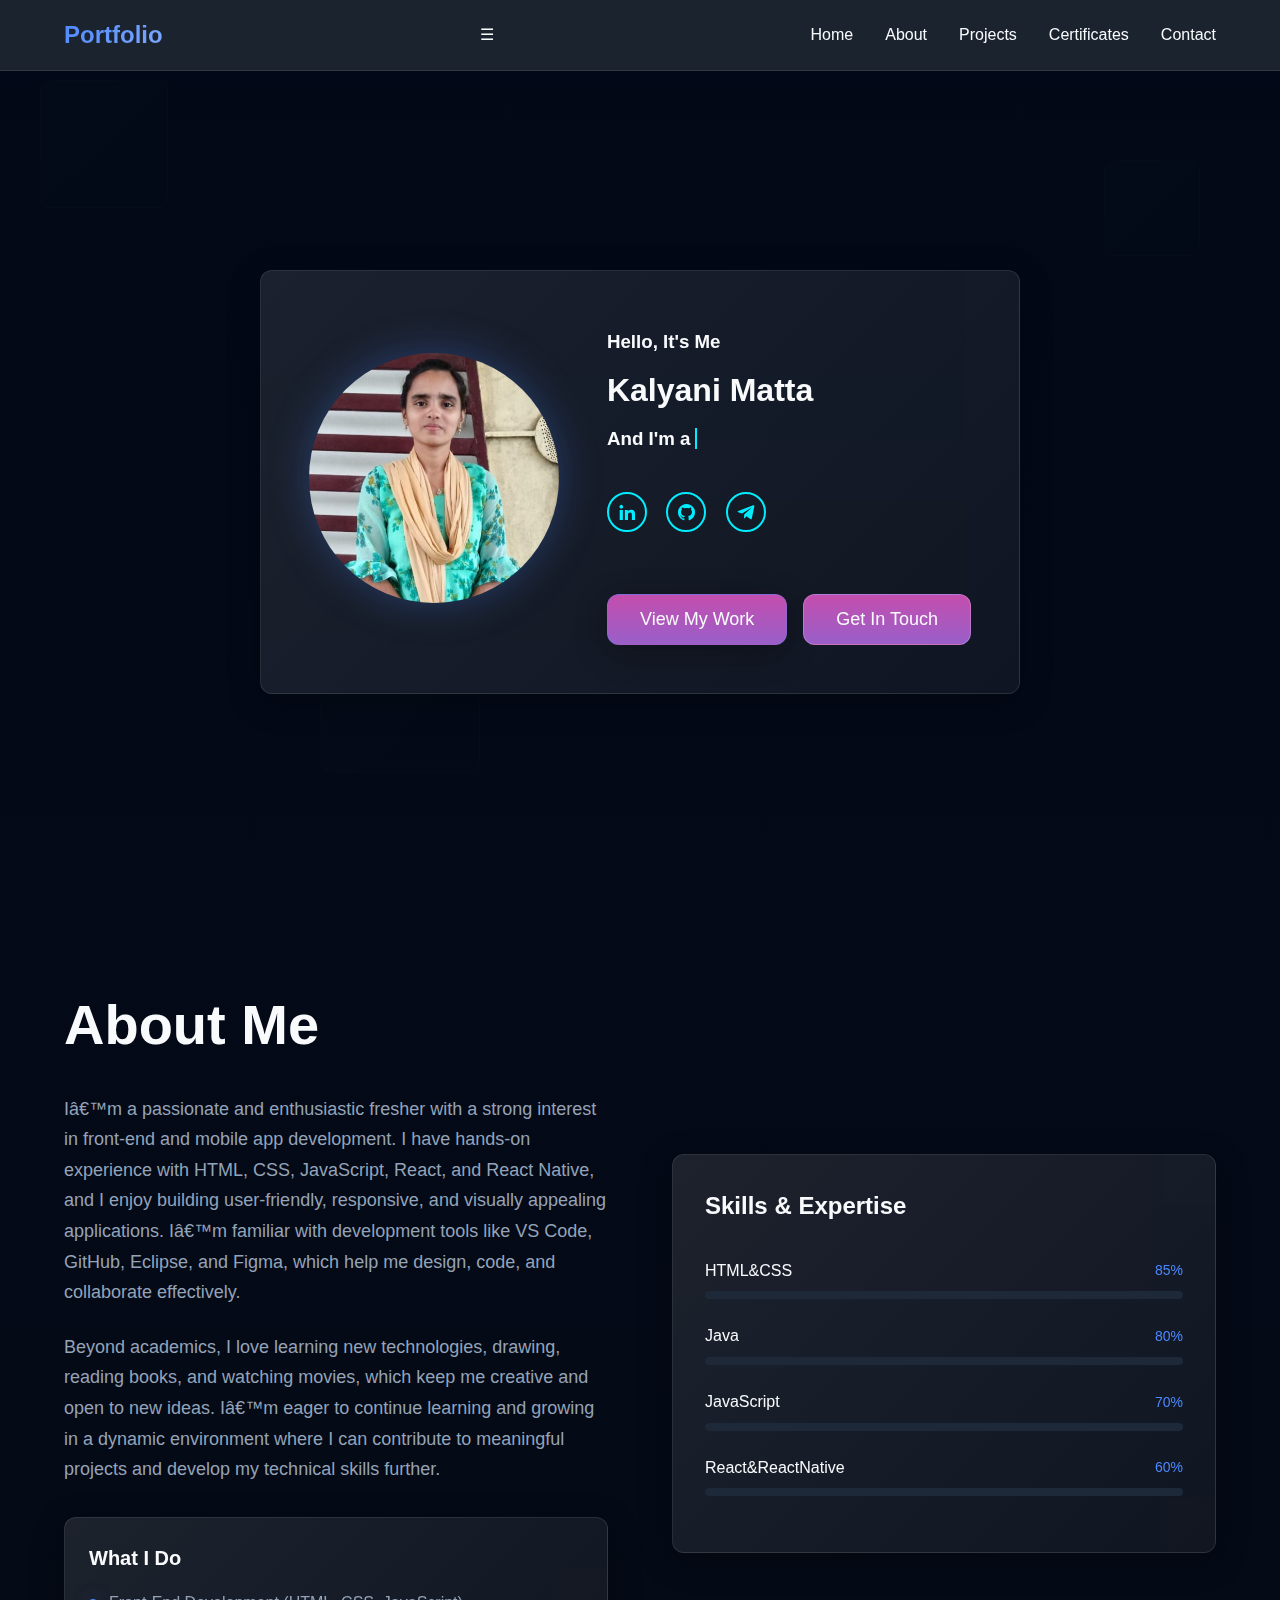
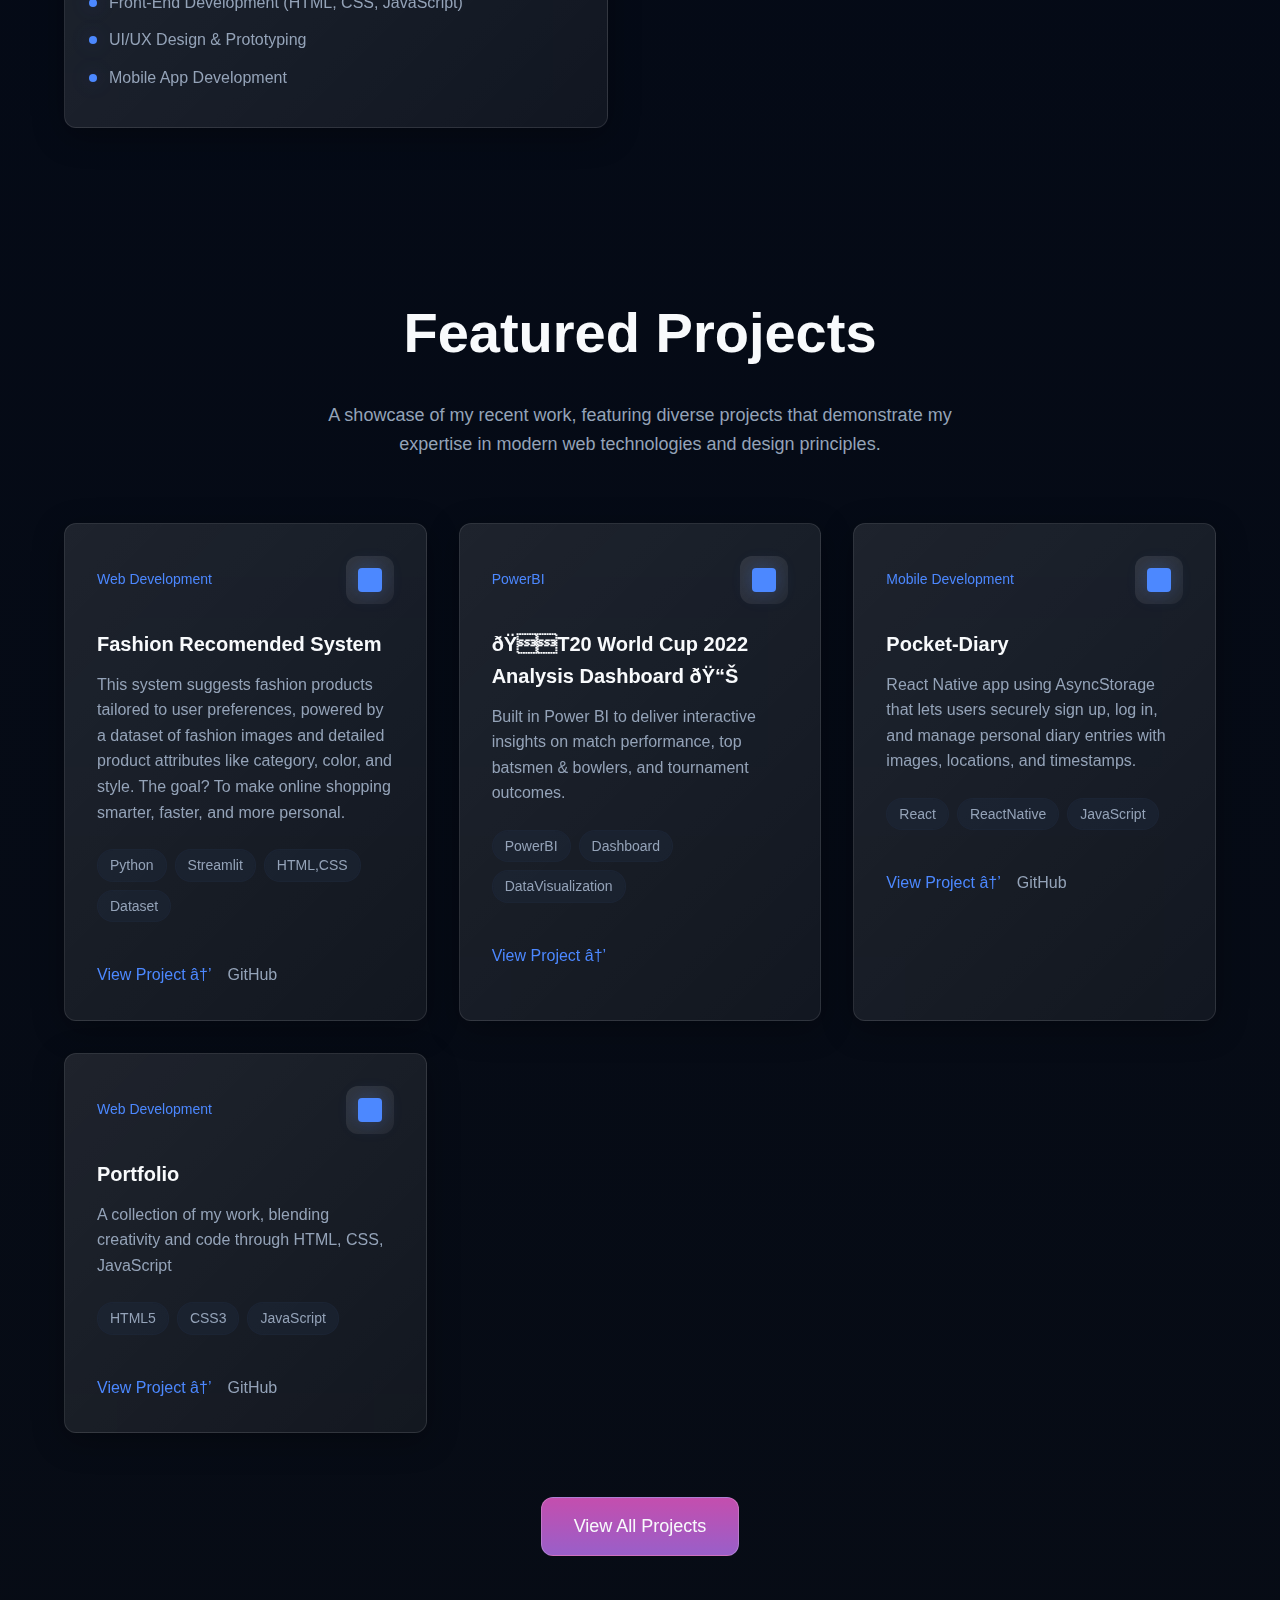
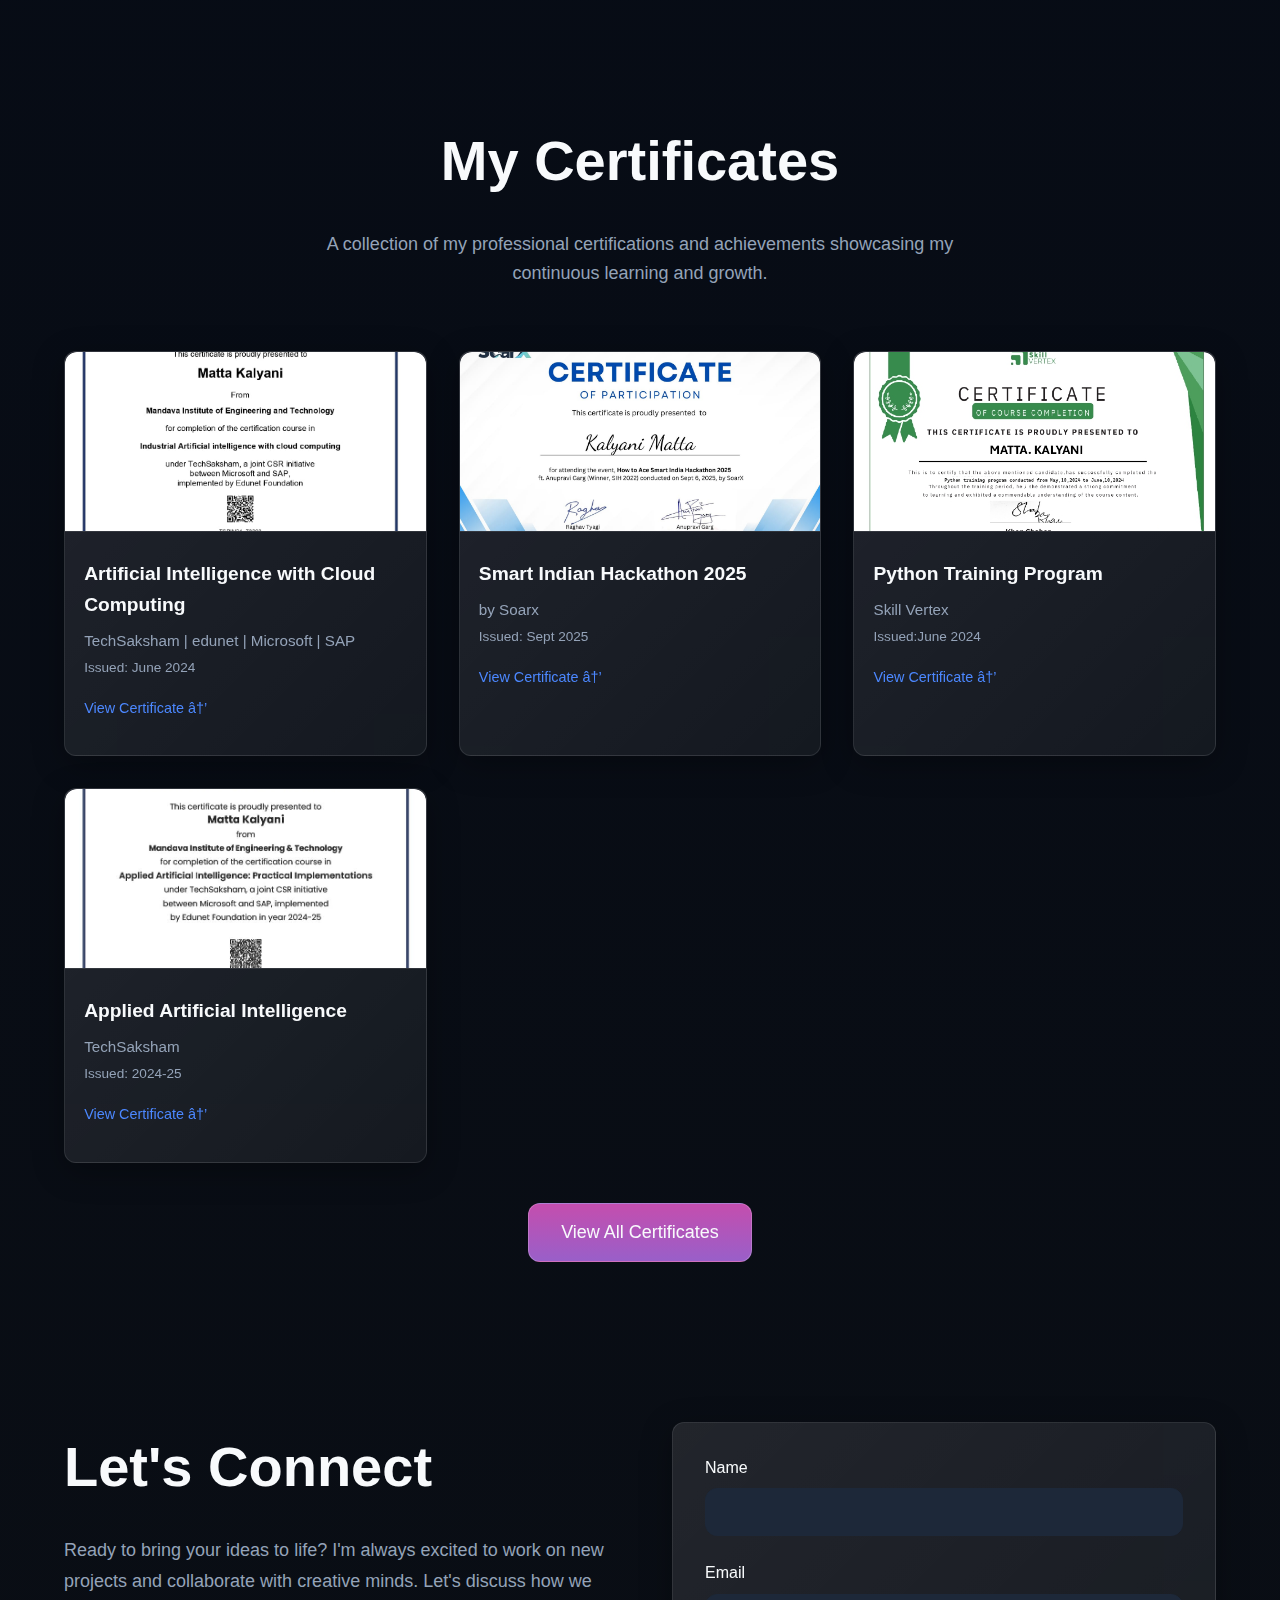
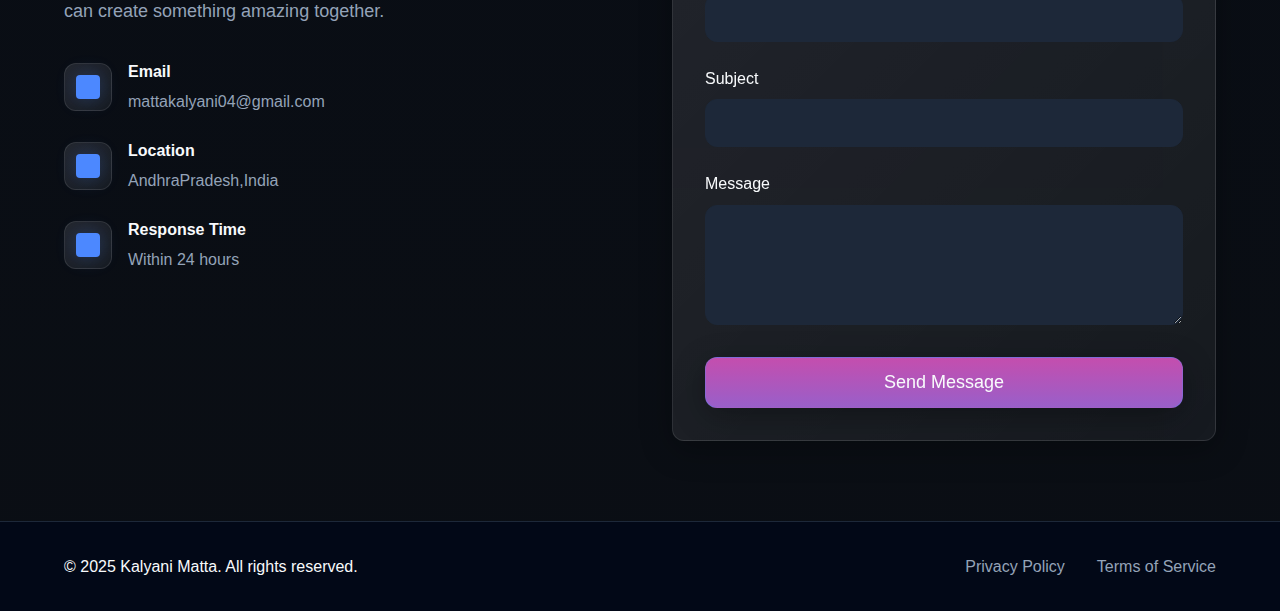
<file: index.html>
<!DOCTYPE html>
<html lang="en">
<head>
    <m!eta charset="UTF-8">
    <meta name="viewport" content="width=device-width, initial-scale=1.0">
    <title>Creative Developer Portfolio</title>
    <meta name="description" content="Portfolio of a creative full-stack developer specializing in modern web technologies and elegant design solutions.">
    <link rel="stylesheet" href="style.css">
    <!-- Boxicons CDN -->
   <link href="https://unpkg.com/boxicons@2.1.4/css/boxicons.min.css" rel="stylesheet">
</head>
<body>
    <!-- Navigation -->
    <nav class="nav">
        <div class="nav-container">
            <div class="nav-brand">Portfolio</div>
            <div class="hamburge" id="hamburge">&#9776;</div>
            <ul class="nav-menu">
                <li><a href="#home" class="nav-link">Home</a></li>
                <li><a href="#about" class="nav-link">About</a></li>
                <li><a href="#projects" class="nav-link">Projects</a></li>
                <li><a href="#C" class="nav-link">Certificates</a></li>
                <li><a href="#contact" class="nav-link">Contact</a></li>
            </ul>
            <!-- <div class="hamburger">
                <span></span>
                <span></span>
                <span></span>
            </div> -->
        </div>
    </nav>

    <!-- Hero Section -->
<section id="home" class="hero">
    <div class="floating-elements">
        <div class="floating-card float-1"></div>
        <div class="floating-card float-2"></div>
        <div class="floating-card float-3"></div>
    </div>

    <div class="hero-content">
        <div class="hero-glass">
            <div class="hero-split">
                <!-- Left Side: Image -->
                <div class="hero-left">
                    <img src="images\profile1.jpg" alt="profile-pic" class="profile">
                </div>

                <!-- Right Side: Text Content -->
                <div class="hero-right">
                    <h3>Hello, It's Me</h3>
                    <h1>Kalyani Matta</h1>
                    <h3>And I'm a <span class="typing-text"></span></h3>

                    <div class="home-scl">
                        <a href="https://www.linkedin.com/in/matta-kalyani-041321300?utm_source=share&utm_campaign=share_via&utm_content=profile&utm_medium=android_app"><i class='bx bxl-linkedin'></i></a>
                        <a href="https://github.com/Kalyani510-ai"><i class='bx bxl-github'></i></a>
                        <a href=" https://telegram.org/dl"><i class='bx bxl-telegram'></i></a>
                    </div>

                    <div class="hero-buttons">
                        <button class="btn btn-primary">View My Work</button>
                        <button class="btn btn-outline">Get In Touch</button>
                    </div>
                </div>
            </div>
        </div>
    </div>

    <div class="scroll-indicator">
        <div class="scroll-box">
            <div class="scroll-dot"></div>
        </div>
    </div>
</section>

<!-- About Section -->
    <section id="about" class="about">
        <div class="container">
            <div class="about-grid">
                <div class="about-content">
                    <h2 class="section-title">
                        About <span class="gradient-text">Me</span>
                    </h2>
                    <p class="about-text">
                       I’m a passionate and enthusiastic fresher with a strong interest in front-end and mobile app development. I have hands-on experience with HTML, CSS, JavaScript, React, and React Native, and I enjoy building user-friendly, responsive, and visually appealing applications.

                      I’m familiar with development tools like VS Code, GitHub, Eclipse, and Figma, which help me design, code, and collaborate effectively.
                    </p>
                    <p class="about-text">
                        Beyond academics, I love learning new technologies, drawing, reading books, and watching movies, which keep me creative and open to new ideas. I’m eager to continue learning and growing in a dynamic environment where I can contribute to meaningful projects and develop my technical skills further.
                    </p>
                    
                    <div class="glass-card services">
                        <h3 class="services-title">What I Do</h3>
                        <ul class="services-list">
                            <li><span class="bullet"></span>Front-End Development (HTML, CSS, JavaScript)</li>
                            <li><span class="bullet"></span>UI/UX Design & Prototyping</li>
                            <li><span class="bullet"></span>Mobile App Development</li>
                        </ul>
                    </div>
                </div>
                
                <div class="skills-container">
                    <div class="glass-card skills">
                        <h3 class="skills-title">Skills & Expertise</h3>
                        <div class="skill-item">
                            <div class="skill-header">
                                <span>HTML&CSS</span>
                                <span class="skill-percentage">85%</span>
                            </div>
                            <div class="skill-bar">
                                <div class="skill-progress" data-width="85"></div>
                            </div>
                        </div>
                        <div class="skill-item">
                            <div class="skill-header">
                                <span>Java</span>
                                <span class="skill-percentage">80%</span>
                            </div>
                            <div class="skill-bar">
                                <div class="skill-progress" data-width="80"></div>
                            </div>
                        </div>
                        <div class="skill-item">
                            <div class="skill-header">
                                <span>JavaScript</span>
                                <span class="skill-percentage">70%</span>
                            </div>
                            <div class="skill-bar">
                                <div class="skill-progress" data-width="70"></div>
                            </div>
                        </div>
                        <div class="skill-item">
                            <div class="skill-header">
                                <span>React&ReactNative</span>
                                <span class="skill-percentage">60%</span>
                            </div>
                            <div class="skill-bar">
                                <div class="skill-progress" data-width="60"></div>
                            </div>
                        </div>
                    </div>
                </div>
            </div>
        </div>
    </section>
<!--Projects Section -->
    <section id="projects" class="projects">
        <div class="container">
            <div class="section-header">
                <h2 class="section-title">
                    Featured <span class="gradient-text">Projects</span>
                </h2>
                <p class="section-subtitle">
                    A showcase of my recent work, featuring diverse projects that demonstrate 
                    my expertise in modern web technologies and design principles.
                </p>
            </div>
            
            <div class="projects-grid">
                <div class="project-card glass-card">
                    <div class="project-header">
                        <span class="project-category">Web Development</span>
                        <div class="project-icon">
                            <div class="icon-dot"></div>
                        </div>
                    </div>
                    <h3 class="project-title">Fashion Recomended System</h3>
                    <p class="project-description">
                        This system suggests fashion products tailored to user preferences, powered by a dataset of fashion images and detailed product attributes like category, color, and style. The goal? To make online shopping smarter, faster, and more personal.
                    </p>
                    <div class="project-tech">
                        <span class="tech-tag">Python</span>
                        <span class="tech-tag">Streamlit</span>
                        <span class="tech-tag">HTML,CSS</span>
                        <span class="tech-tag">Dataset</span>
                    </div>
                    <div class="project-links">
                        <a href="https://www.linkedin.com/posts/matta-kalyani-041321300_python-streamlit-machinelearning-activity-7359819572377456641-qRSB?utm_source=share&utm_medium=member_desktop&rcm=ACoAAEzvDPEBUu7W4fk1zKLFXNsu_E0_1JAOq-Q" class="project-link primary">View Project →</a>
                        <a href="https://github.com/Kalyani510-ai/Fashion-recommended-system.git" class="project-link">GitHub</a>
                    </div>
                </div>
                
                <div class="project-card glass-card">
                    <div class="project-header">
                        <span class="project-category">PowerBI</span>
                        <div class="project-icon">
                            <div class="icon-dot"></div>
                        </div>
                    </div>
                    <h3 class="project-title">🏏T20 World Cup 2022 Analysis Dashboard 📊</h3>
                    <p class="project-description">
                        Built in Power BI to deliver interactive insights on match performance, top batsmen & bowlers, and tournament outcomes.
                    </p>
                    <div class="project-tech">
                        <span class="tech-tag">PowerBI</span>
                        <span class="tech-tag">Dashboard</span>
                        <span class="tech-tag">DataVisualization</span>
                    </div>
                    <div class="project-links">
                        <a href="https://www.linkedin.com/posts/matta-kalyani-041321300_powerbi-datavisualization-cricketanalytics-activity-7360172997564862464-jRbo?utm_source=share&utm_medium=member_desktop&rcm=ACoAAEzvDPEBUu7W4fk1zKLFXNsu_E0_1JAOq-Q" class="project-link primary">View Project →</a>
                        <!-- <a href="#" class="project-link">GitHub</a> -->
                    </div>
                </div>
                
                <div class="project-card glass-card">
                    <div class="project-header">
                        <span class="project-category">Mobile Development</span>
                        <div class="project-icon">
                            <div class="icon-dot"></div>
                        </div>
                    </div>
                    <h3 class="project-title">Pocket-Diary</h3>
                    <p class="project-description">
                       React Native app using AsyncStorage that lets users securely sign up, log in, and manage personal diary entries with images, locations, and timestamps.
                    </p>
                    <div class="project-tech">
                        <span class="tech-tag">React</span>
                        <span class="tech-tag">ReactNative</span>
                        <span class="tech-tag">JavaScript</span>
                    </div>
                    <div class="project-links">
                        <a href="https://pocket-diary-app.netlify.app" class="project-link primary">View Project →</a>
                        <a href="https://github.com/Kalyani510-ai/Pocket-Diary.git" class="project-link">GitHub</a>
                    </div>
                </div>
                
                <div class="project-card glass-card">
                    <div class="project-header">
                        <span class="project-category">Web Development</span>
                        <div class="project-icon">
                            <div class="icon-dot"></div>
                        </div>
                    </div>
                    <h3 class="project-title">Portfolio</h3>
                    <p class="project-description">
                     A collection of my work, blending creativity and code through HTML, CSS, JavaScript             
                   </p>
                    <div class="project-tech">
                        <span class="tech-tag">HTML5</span>
                        <span class="tech-tag">CSS3</span>
                        <span class="tech-tag">JavaScript</span>
                    </div>
                    <div class="project-links">
                        <a href="" class="project-link primary">View Project →</a>
                        <a href="https://github.com/Kalyani510-ai/Portfolio.git" class="project-link">GitHub</a>
                    </div>
                </div>
            </div>
            
            <div class="projects-footer">
                 <a class="btn btn-outline" href="Projects/index.html">View All Projects</a>
            </div>
        </div>
    </section>


    <!-- Certificates Section -->
<section id="C" class="certificates">
    <div class="container">
        <div class="section-header">
            <h2 class="section-title">
                My <span class="gradient-text">Certificates</span>
            </h2>
            <p class="section-subtitle">
                A collection of my professional certifications and achievements showcasing my continuous learning and growth.
            </p>
        </div>

        <div class="certificates-grid">
            <!-- Certificate 1 -->
            <div class="certificate-card glass-card">
                <div class="certificate-image">
                    <img src="images/certificate1.jpg" alt="Certificate 1">
                </div>
                <div class="certificate-content">
                    <h3 class="certificate-title">Artificial Intelligence with Cloud Computing</h3>
                    <p class="certificate-org">TechSaksham | edunet | Microsoft | SAP</p>
                    <p class="certificate-date">Issued: June 2024</p>
                    <a href="images/certificate1.jpg" class="certificate-link">View Certificate →</a>
                </div>
            </div>

            <!-- Certificate 2 -->
            <div class="certificate-card glass-card">
                <div class="certificate-image">
                    <img src="images/cer2.jpg" alt="Certificate 2">
                </div>
                <div class="certificate-content">
                    <h3 class="certificate-title">Smart Indian Hackathon 2025</h3>
                    <p class="certificate-org">by Soarx</p>
                    <p class="certificate-date">Issued: Sept 2025</p>
                    <a href="images/cer2.jpg" class="certificate-link">View Certificate →</a>
                </div>
            </div>

            <!-- Certificate 3 -->
            <div class="certificate-card glass-card">
                <div class="certificate-image">
                    <img src="images/cer-3.jpg" alt="Certificate 3">
                </div>
                <div class="certificate-content">
                    <h3 class="certificate-title">Python Training Program</h3>
                    <p class="certificate-org">Skill Vertex</p>
                    <p class="certificate-date">Issued:June 2024</p>
                    <a href="images/cer-3.jpg" class="certificate-link">View Certificate →</a>
                </div>
            </div>

            <!-- Certificate 4 -->
            <div class="certificate-card glass-card">
                <div class="certificate-image">
                    <img src="images/cer4.jpg" alt="Certificate 4">
                </div>
                <div class="certificate-content">
                    <h3 class="certificate-title">Applied Artificial Intelligence</h3>
                    <p class="certificate-org">TechSaksham</p>
                    <p class="certificate-date">Issued: 2024-25</p>
                    <a href="images/cer4.jpg" class="certificate-link">View Certificate →</a>
                </div>
            </div>
        </div>

        <div class="certificates-footer">
            <a class="btn btn-outline" href="Certificates/index.html">View All Certificates</a>
        </div>
    </div>
</section>


       <!-- Contact Section -->
    <section id="contact" class="contact">
        <div class="container">
            <div class="contact-grid">
                <div class="contact-content">
                    <h2 class="section-title">
                        Let's <span class="gradient-text">Connect</span>
                    </h2>
                    <p class="contact-text">
                        Ready to bring your ideas to life? I'm always excited to work on new projects 
                        and collaborate with creative minds. Let's discuss how we can create something amazing together.
                    </p>
                    
                    <div class="contact-info">
                        <div class="contact-item">
                            <div class="contact-icon">
                                <div class="icon-dot"></div>
                            </div>
                            <div>
                                <h4>Email</h4>
                                <p>mattakalyani04@gmail.com</p>
                            </div>
                        </div>
                        <div class="contact-item">
                            <div class="contact-icon">
                                <div class="icon-dot"></div>
                            </div>
                            <div>
                                <h4>Location</h4>
                                <p>AndhraPradesh,India</p>
                            </div>
                        </div>
                        <div class="contact-item">
                            <div class="contact-icon">
                                <div class="icon-dot"></div>
                            </div>
                            <div>
                                <h4>Response Time</h4>
                                <p>Within 24 hours</p>
                            </div>
                        </div>
                    </div>
                </div>
                
                <div class="contact-form-container">
                    <form class="contact-form glass-card">
                        <div class="form-group">
                            <label for="name">Name</label>
                            <input type="text" id="name" name="name" required>
                        </div>
                        <div class="form-group">
                            <label for="email">Email</label>
                            <input type="email" id="email" name="email" required>
                        </div>
                        <div class="form-group">
                            <label for="subject">Subject</label>
                            <input type="text" id="subject" name="subject" required>
                        </div>
                        <div class="form-group">
                            <label for="message">Message</label>
                            <textarea id="message" name="message" rows="5" required></textarea>
                        </div>
                        <button type="submit" class="btn btn-primary full-width">Send Message</button>
                    </form>
                </div>
            </div>
        </div>
    </section>
<!-- Footer -->
    <footer class="footer">
        <div class="container">
            <div class="footer-content">
                <p>&copy; 2025 Kalyani Matta. All rights reserved.</p>
                <div class="footer-links">
                    <a href="#">Privacy Policy</a>
                    <a href="#">Terms of Service</a>
                </div>
            </div>
        </div>
    </footer>

    <script src="script.js"></script>
</body>

</html>
</file>
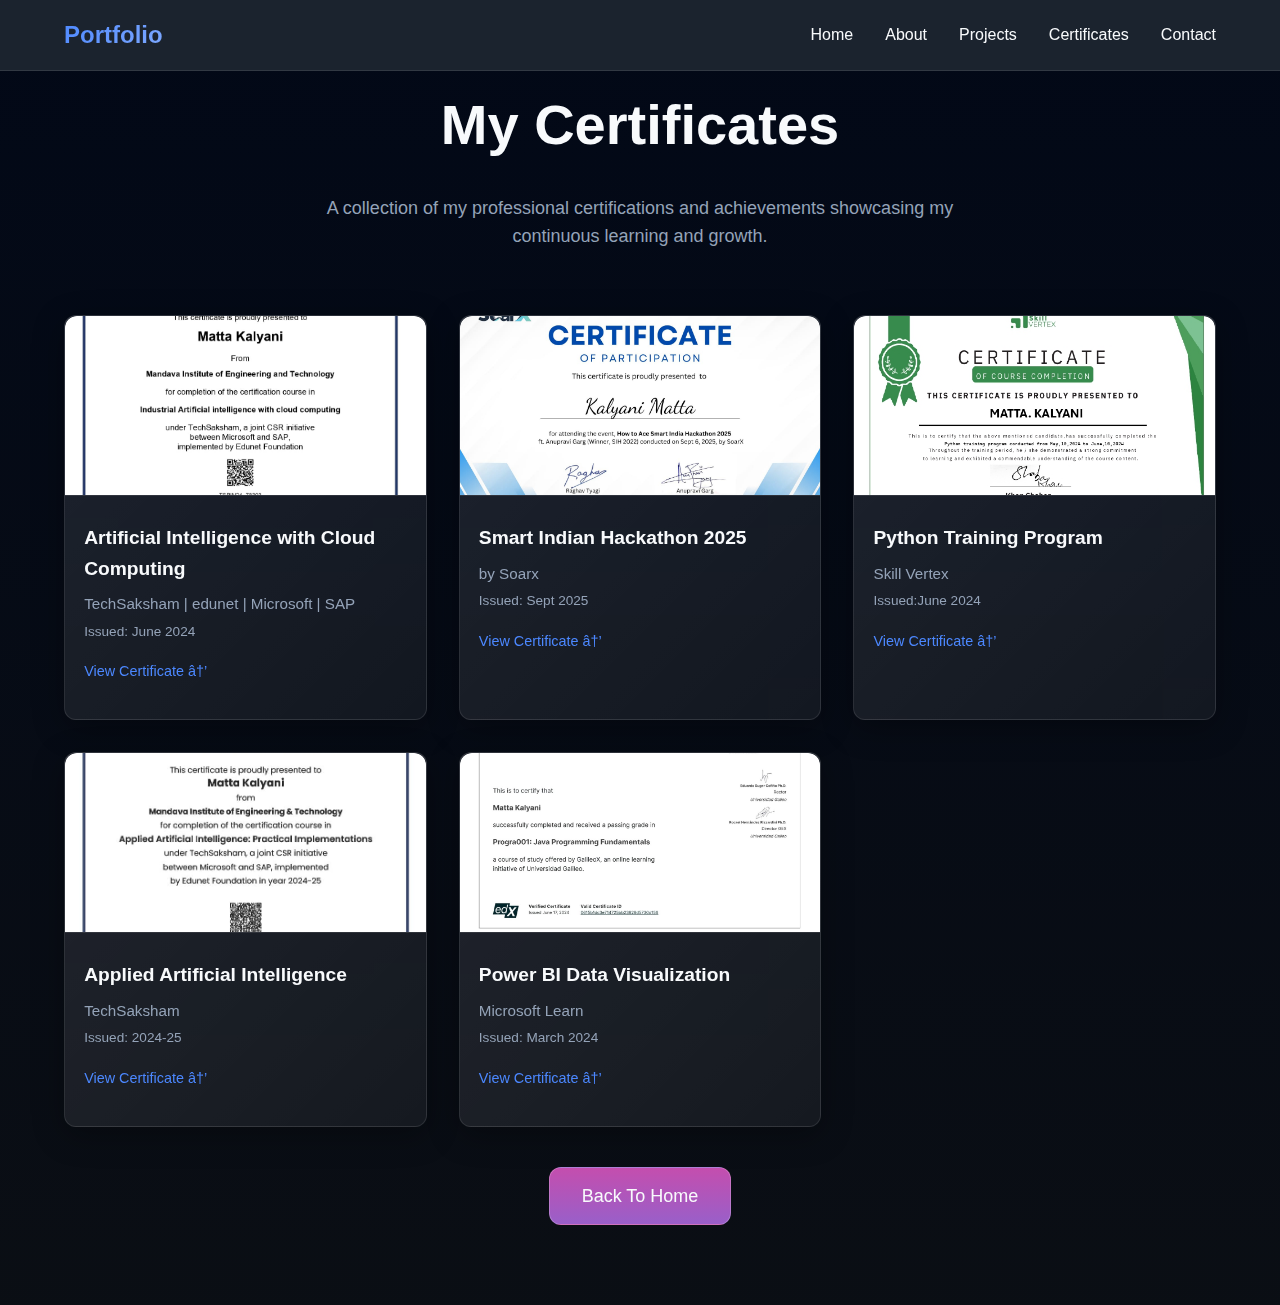
<file: Certificates/index.html>
<!DOCTYPE html>
<html lang="en"></html>
<head>
    <m!eta charset="UTF-8">
    <meta name="viewport" content="width=device-width, initial-scale=1.0">
    <title>Creative Developer Portfolio</title>
    <meta name="description" content="Portfolio of a creative full-stack developer specializing in modern web technologies and elegant design solutions.">
    <link rel="stylesheet" href="style.css">
    <!-- Boxicons CDN -->
   <link href="https://unpkg.com/boxicons@2.1.4/css/boxicons.min.css" rel="stylesheet">
</head>
<body>
    <!-- Navigation -->
    <nav class="nav">
        <div class="nav-container">
            <div class="nav-brand">Portfolio</div>
            <ul class="nav-menu">
                <li><a href="#home" class="nav-link">Home</a></li>
                <li><a href="#about" class="nav-link">About</a></li>
                <li><a href="#projects" class="nav-link">Projects</a></li>
                <li><a href="#C" class="nav-link">Certificates</a></li>
                <li><a href="#contact" class="nav-link">Contact</a></li>
            </ul>
            <div class="hamburger">
                <span></span>
                <span></span>
                <span></span>
            </div>
        </div>
    </nav>

     <!-- Certificates Section -->
<section id="C" class="certificates">
    <div class="container">
        <div class="section-header">
            <h2 class="section-title">
                My <span class="gradient-text">Certificates</span>
            </h2>
            <p class="section-subtitle">
                A collection of my professional certifications and achievements showcasing my continuous learning and growth.
            </p>
        </div>

         <div class="certificates-grid">
            <!-- Certificate 1 -->
            <div class="certificate-card glass-card">
                <div class="certificate-image">
                    <img src="images/certificate1.jpg" alt="Certificate 1">
                </div>
                <div class="certificate-content">
                    <h3 class="certificate-title">Artificial Intelligence with Cloud Computing</h3>
                    <p class="certificate-org">TechSaksham | edunet | Microsoft | SAP</p>
                    <p class="certificate-date">Issued: June 2024</p>
                    <a href="images/certificate1.jpg" class="certificate-link">View Certificate →</a>
                </div>
            </div>

            <!-- Certificate 2 -->
            <div class="certificate-card glass-card">
                <div class="certificate-image">
                    <img src="images/cer2.jpg" alt="Certificate 2">
                </div>
                <div class="certificate-content">
                    <h3 class="certificate-title">Smart Indian Hackathon 2025</h3>
                    <p class="certificate-org">by Soarx</p>
                    <p class="certificate-date">Issued: Sept 2025</p>
                    <a href="images/cer2.jpg" class="certificate-link">View Certificate →</a>
                </div>
            </div>

            <!-- Certificate 3 -->
            <div class="certificate-card glass-card">
                <div class="certificate-image">
                    <img src="images/cer-3.jpg" alt="Certificate 3">
                </div>
                <div class="certificate-content">
                    <h3 class="certificate-title">Python Training Program</h3>
                    <p class="certificate-org">Skill Vertex</p>
                    <p class="certificate-date">Issued:June 2024</p>
                    <a href="images/cer-3.jpg" class="certificate-link">View Certificate →</a>
                </div>
            </div>

            <!-- Certificate 4 -->
            <div class="certificate-card glass-card">
                <div class="certificate-image">
                    <img src="images/cer4.jpg" alt="Certificate 4">
                </div>
                <div class="certificate-content">
                    <h3 class="certificate-title">Applied Artificial Intelligence</h3>
                    <p class="certificate-org">TechSaksham</p>
                    <p class="certificate-date">Issued: 2024-25</p>
                    <a href="images/cer4.jpg" class="certificate-link">View Certificate →</a>
                </div>
            </div>
         <!-- Certificate 5 -->
            <div class="certificate-card glass-card">
                <div class="certificate-image">
                    <img src="images/cer5.jpg" alt="Certificate 5">
                </div>
                <div class="certificate-content">
                    <h3 class="certificate-title">Power BI Data Visualization</h3>
                    <p class="certificate-org">Microsoft Learn</p>
                    <p class="certificate-date">Issued: March 2024</p>
                    <a href="images/cer5.jpg" class="certificate-link">View Certificate →</a>
                </div>
            </div>
        </div>

        <div class="certificates-footer">
            <a class="btn btn-outline" href="https://kalyani510-ai.github.io/My_Portfolio/">Back To Home</a>
        </div>
    </div>
</section>
</body>
</html>
</file>
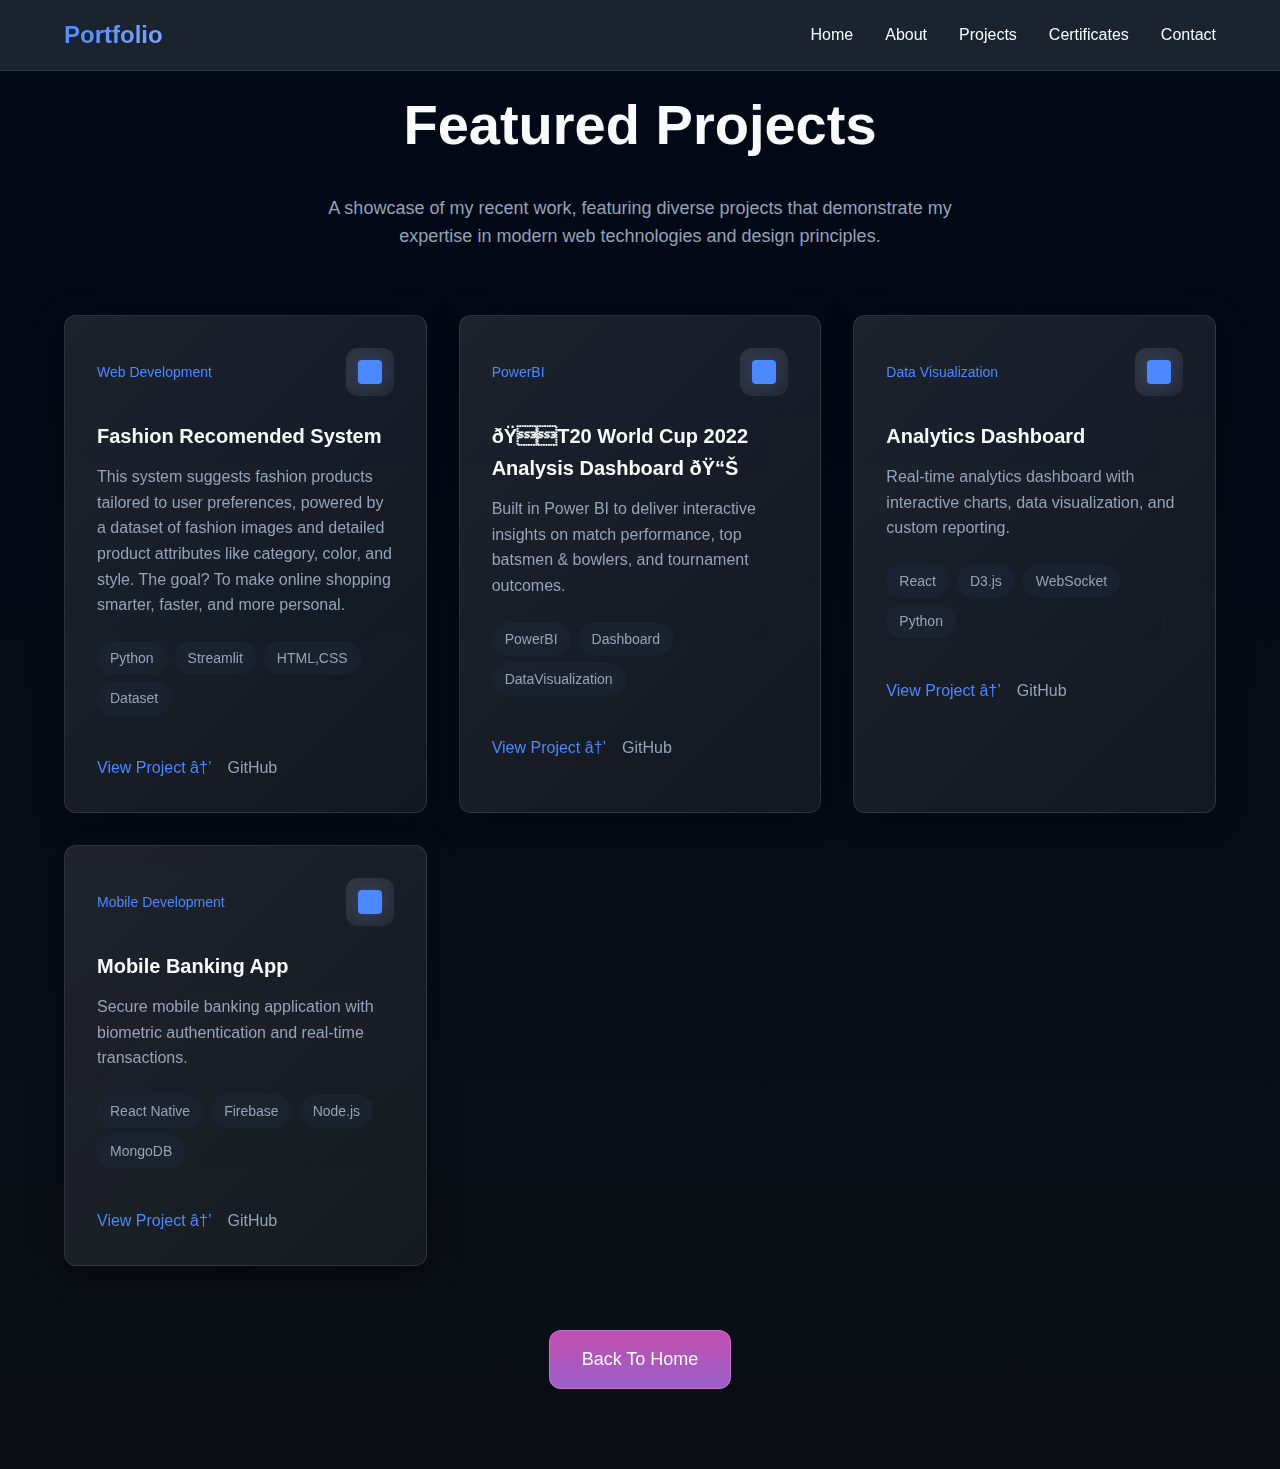
<file: Projects/index.html>
<!DOCTYPE html>
<html lang="en">
<head>
    <m!eta charset="UTF-8">
    <meta name="viewport" content="width=device-width, initial-scale=1.0">
    <title>Creative Developer Portfolio</title>
    <meta name="description" content="Portfolio of a creative full-stack developer specializing in modern web technologies and elegant design solutions.">
    <link rel="stylesheet" href="style.css">
    <!-- Boxicons CDN -->
   <link href="https://unpkg.com/boxicons@2.1.4/css/boxicons.min.css" rel="stylesheet">
</head>
<body>
    <!-- Navigation -->
    <nav class="nav">
        <div class="nav-container">
            <div class="nav-brand">Portfolio</div>
            <ul class="nav-menu">
                <li><a href="#home" class="nav-link">Home</a></li>
                <li><a href="#about" class="nav-link">About</a></li>
                <li><a href="#projects" class="nav-link">Projects</a></li>
                <li><a href="#C" class="nav-link">Certificates</a></li>
                <li><a href="#contact" class="nav-link">Contact</a></li>
            </ul>
            <div class="hamburger">
                <span></span>
                <span></span>
                <span></span>
            </div>
        </div>
    </nav>
    <!--Projects Section -->
    <section id="projects" class="projects">
        <div class="container">
            <div class="section-header">
                <h2 class="section-title">
                    Featured <span class="gradient-text">Projects</span>
                </h2>
                <p class="section-subtitle">
                    A showcase of my recent work, featuring diverse projects that demonstrate 
                    my expertise in modern web technologies and design principles.
                </p>
            </div>
            
            <div class="projects-grid">
                <div class="project-card glass-card">
                    <div class="project-header">
                        <span class="project-category">Web Development</span>
                        <div class="project-icon">
                            <div class="icon-dot"></div>
                        </div>
                    </div>
                    <h3 class="project-title">Fashion Recomended System</h3>
                    <p class="project-description">
                        This system suggests fashion products tailored to user preferences, powered by a dataset of fashion images and detailed product attributes like category, color, and style. The goal? To make online shopping smarter, faster, and more personal.
                    </p>
                    <div class="project-tech">
                        <span class="tech-tag">Python</span>
                        <span class="tech-tag">Streamlit</span>
                        <span class="tech-tag">HTML,CSS</span>
                        <span class="tech-tag">Dataset</span>
                    </div>
                    <div class="project-links">
                        <a href="#" class="project-link primary">View Project →</a>
                        <a href="#" class="project-link">GitHub</a>
                    </div>
                </div>
                
                <div class="project-card glass-card">
                    <div class="project-header">
                        <span class="project-category">PowerBI</span>
                        <div class="project-icon">
                            <div class="icon-dot"></div>
                        </div>
                    </div>
                    <h3 class="project-title">🏏T20 World Cup 2022 Analysis Dashboard 📊</h3>
                    <p class="project-description">
                        Built in Power BI to deliver interactive insights on match performance, top batsmen & bowlers, and tournament outcomes.
                    </p>
                    <div class="project-tech">
                        <span class="tech-tag">PowerBI</span>
                        <span class="tech-tag">Dashboard</span>
                        <span class="tech-tag">DataVisualization</span>
                    </div>
                    <div class="project-links">
                        <a href="#" class="project-link primary">View Project →</a>
                        <a href="#" class="project-link">GitHub</a>
                    </div>
                </div>
                
                <div class="project-card glass-card">
                    <div class="project-header">
                        <span class="project-category">Data Visualization</span>
                        <div class="project-icon">
                            <div class="icon-dot"></div>
                        </div>
                    </div>
                    <h3 class="project-title">Analytics Dashboard</h3>
                    <p class="project-description">
                        Real-time analytics dashboard with interactive charts, data visualization, and custom reporting.
                    </p>
                    <div class="project-tech">
                        <span class="tech-tag">React</span>
                        <span class="tech-tag">D3.js</span>
                        <span class="tech-tag">WebSocket</span>
                        <span class="tech-tag">Python</span>
                    </div>
                    <div class="project-links">
                        <a href="#" class="project-link primary">View Project →</a>
                        <a href="#" class="project-link">GitHub</a>
                    </div>
                </div>
                
                <div class="project-card glass-card">
                    <div class="project-header">
                        <span class="project-category">Mobile Development</span>
                        <div class="project-icon">
                            <div class="icon-dot"></div>
                        </div>
                    </div>
                    <h3 class="project-title">Mobile Banking App</h3>
                    <p class="project-description">
                        Secure mobile banking application with biometric authentication and real-time transactions.
                    </p>
                    <div class="project-tech">
                        <span class="tech-tag">React Native</span>
                        <span class="tech-tag">Firebase</span>
                        <span class="tech-tag">Node.js</span>
                        <span class="tech-tag">MongoDB</span>
                    </div>
                    <div class="project-links">
                        <a href="#" class="project-link primary">View Project →</a>
                        <a href="#" class="project-link">GitHub</a>
                    </div>
                </div>
            </div>
        </div>
         <div class="projects-footer">
            <a class="btn btn-outline" href="https://kalyani510-ai.github.io/My_Portfolio/">Back To Home</a>
        </div>
    </section>
</body>
</html>
</file>
<file: style.css>
/* Reset and Base Styles */
* {
    margin: 0;
    padding: 0;
    box-sizing: border-box;
}

:root {
    /* Color Palette */
    --primary: 220 100% 65%;
    --primary-foreground: 210 40% 98%;
    --secondary: 210 40% 10%;
    --secondary-foreground: 210 40% 98%;
    --background: 222 84% 4.9%;
    --foreground: 210 40% 98%;
    --muted: 217 32% 17%;
    --muted-foreground: 215 20% 65%;
    --accent: 217 32% 17%;
    --accent-foreground: 210 40% 98%;
    --border: 217 32% 17%;
    --input: 217 32% 17%;
    --ring: 220 100% 65%;
    --card: 222 84% 4.9%;
    --card-foreground: 210 40% 98%;
    
    /* Gradients */
    --gradient-primary: linear-gradient(135deg, hsl(var(--primary)), hsl(220 100% 75%));
    --gradient-subtle: linear-gradient(180deg, hsl(var(--background)), hsl(217 32% 6%));
    --gradient-glass: linear-gradient(135deg, rgba(255, 255, 255, 0.1), rgba(255, 255, 255, 0.05));
    
    /* Shadows */
    --shadow-glass: 0 8px 32px rgba(0, 0, 0, 0.3);
    --shadow-glow: 0 0 20px hsl(var(--primary) / 0.3);
    --shadow-elegant: 0 10px 30px -10px hsl(var(--primary) / 0.2);
    
    /* Transitions */
    --transition-smooth: all 0.3s cubic-bezier(0.4, 0, 0.2, 1);
    --transition-bounce: all 0.4s cubic-bezier(0.68, -0.55, 0.265, 1.55);
    
    /* Typography */
    --font-heading: -apple-system, BlinkMacSystemFont, "Segoe UI", Roboto, sans-serif;
    --font-body: -apple-system, BlinkMacSystemFont, "Segoe UI", Roboto, sans-serif;
    
    /* Spacing */
    --radius: 0.75rem;
}

body {
    font-family: var(--font-body);
    background: var(--gradient-subtle);
    color: hsl(var(--foreground));
    line-height: 1.6;
    overflow-x: hidden;
}

.container {
    max-width: 1200px;
    margin: 0 auto;
    padding: 0 1.5rem;
}

/* Glass Morphism Effect */
.glass-card {
    background: var(--gradient-glass); 
    backdrop-filter: blur(20px);
    border: 1px solid rgba(255, 255, 255, 0.1);
    border-radius: var(--radius);
    box-shadow: var(--shadow-glass);
    transition: var(--transition-smooth);
}

.glass-card:hover {
    transform: translateY(-2px);
    box-shadow: var(--shadow-elegant);
}

/* Navigation */
.nav {
    position: fixed;
    top: 0;
    width: 100%;
    z-index: 1000;
    padding: 1rem 0;
    background: rgba(34, 42, 53, 0.8);
    backdrop-filter: blur(20px);
    border-bottom: 1px solid rgba(255, 255, 255, 0.1);
}

.nav-container {
    max-width: 1200px;
    margin: 0 auto;
    padding: 0 1.5rem;
    display: flex;
    justify-content: space-between;
    align-items: center;
}

.nav-brand {
    font-size: 1.5rem;
    font-weight: bold;
    background: var(--gradient-primary);
    -webkit-background-clip: text;
    -webkit-text-fill-color: transparent;
    background-clip: text;
}

.nav-menu {
    display: flex;
    list-style: none;
    gap: 2rem;
}

.nav-link {
    color: hsl(var(--foreground));
    text-decoration: none;
    transition: var(--transition-smooth);
    position: relative;
}

.nav-link:hover {
    color: hsl(var(--primary));
}

.nav-link::after {
    content: '';
    position: absolute;
    bottom: -5px;
    left: 0;
    width: 0;
    height: 2px;
    background: var(--gradient-primary);
    transition: var(--transition-smooth);
}

.nav-link:hover::after {
    width: 100%;
}

.hamburger {
    display: none;
    flex-direction: column;
    cursor: pointer;
}

.hamburger span {
    width: 25px;
    height: 3px;
    background: hsl(var(--foreground));
    margin: 3px 0;
    transition: var(--transition-smooth);
}
/* Hero Section */
.hero {
    min-height: 100vh;
    display: flex;
    align-items: center;
    justify-content: center;
    position: relative;
    padding: 6rem 1.5rem 2rem;
    overflow: hidden;
}

.floating-elements {
    position: absolute;
    inset: 0;
    pointer-events: none;
}

.floating-card {
    position: absolute;
     background: var(--gradient-glass); 
    backdrop-filter: blur(10px);
    border: 1px solid rgba(255, 255, 255, 0.1);
    border-radius: var(--radius);
    opacity: 0.1;
}

.float-1 {
    width: 8rem;
    height: 8rem;
    top: 5rem;
    left: 2.5rem;
    animation: float 6s ease-in-out infinite;
}

.float-2 {
    width: 6rem;
    height: 6rem;
    top: 10rem;
    right: 5rem;
    animation: float 6s ease-in-out infinite 2s;
}

.float-3 {
    width: 10rem;
    height: 5rem;
    bottom: 8rem;
    left: 25%;
    animation: float 6s ease-in-out infinite 4s;
}

.hero-content {
    text-align: center;
    max-width: 64rem;
    margin: 0 auto;
    position: relative;
    z-index: 10;
}

.hero-glass {
    background: var(--gradient-glass); 
     backdrop-filter: blur(20px); 
    border: 1px solid rgba(255, 255, 255, 0.1);
    border-radius: var(--radius);
    padding: 3rem;
    box-shadow: var(--shadow-glass);
    animation: fadeIn 1s ease-out;
}

.hero-title {
    font-size: clamp(3rem, 8vw, 6rem);
    font-weight: bold;
    line-height: 1.1;
    margin-bottom: 1.5rem;
    font-family: var(--font-heading);
}

/* .gradient-text {
    background: var(--gradient-primary);
    -webkit-background-clip: text;
    -webkit-text-fill-color: transparent;
    background-clip: text;
    filter: drop-shadow(var(--shadow-glow));
} */
/*  .profile{
    border-radius: 50%;
    width: 250px;
    height: 250px;
    background: var(--gradient-primary); 
    filter: drop-shadow(var(--shadow-glow));
    margin-left: auto;
    object-fit: cover;
 } */
 .home{
    position: relative;
    width: 100%;
    justify-content: space-between;
    height: 100vh;
    background-position: center;
    background-size: cover;
    display: flex;
    align-items: center;
    padding: 70px 10% 0;
 }
 .home-content{
    max-width: 600px;
 }
 .home-content h3{
    font-size: 32px;
    font-weight: 700;
 }
  .home-content h3:nth-last-of-type(2){
    margin-bottom: 30px;
  }
  .home-content h3 span{
    color: #0ef;
  }
  .home-content h1{
    font-size: 56px;
    font-weight: 700;
    margin: -3px 0;
  }

/* .hero-subtitle {
    font-size: clamp(1.125rem, 2vw, 1.5rem);
    color: hsl(var(--muted-foreground));
    max-width: 40rem;
    margin: 0 auto 2rem;
    line-height: 1.6;
} */
 /*heroo*/
.home-scl a{
   display: inline-flex;
   justify-content: center;
   align-items: center; 
   width: 40px;
   height: 40px;
    /* background: transparent;  */
   border: 2px solid#0ef;
   border-radius: 50%;
   font-size: 20px;
   color:#0ef;
   text-decoration: none;
   margin: 30px 15px 30px 0;
}
.home-scl a:hover{
    background: #0ef;
    color: #081b29;
    box-shadow: 0 0 20px #0ef;
}

.hero-buttons {
    display: flex;
    flex-wrap: wrap;
    gap: 1rem;
    justify-content: center;
    margin-top: 2rem;
}

.hero-split {
    display: flex;
    align-items: center;
    justify-content: space-between;
    gap: 3rem;
    flex-wrap: wrap;
    text-align: left;
}

.hero-left .profile {
    width: 250px;
    height: 250px;
    border-radius: 50%;
    object-fit: cover;
    filter: drop-shadow(var(--shadow-glow)); 
    background: var(--gradient-primary); 
}

.hero-right h3,
.hero-right h1 {
    margin: 0.5rem 0;
}

.typing-text {
    color: #0ef;
    font-weight: bold;
    border-right: 2px solid #0ef;
    padding-right: 5px;
    animation: blink 0.7s infinite;
}

@keyframes blink {
    0%, 100% { border-color: transparent; }
    50% { border-color: #0ef; }
}

/* Responsive */
@media (max-width: 768px) {
    .hero-split {
        flex-direction: column;
        align-items: center;
        text-align: center;
    }

    .hero-right h3,
    .hero-right h1 {
        text-align: center;
    }
    .hamburger span {
        width: 25px;
        height: 3px;
        background: hsl(var(--foreground));
        margin: 3px 0;
        transition: var(--transition-smooth);
    }
}

/* Buttons */
.btn {
    padding: 0.875rem 2rem;
    border-radius: var(--radius);
    border: none;
    font-size: 1.125rem;
    font-weight: 500;
    cursor: pointer;
    transition: var(--transition-smooth);
    text-decoration: none;
    display: inline-flex;
    align-items: center;
    justify-content: center;
    position: relative;
    overflow: hidden;
}

.btn-primary {
    /* background: var(--gradient-glass); */
    background: linear-gradient(#c44eae,#995fc9);
    backdrop-filter: blur(20px);
    color: hsl(var(--primary-foreground));
    border: 1px solid hsl(var(--primary) / 0.3);
    box-shadow: var(--shadow-glass);
}

.btn-primary:hover {
    transform: translateY(-2px);
    box-shadow: var(--shadow-elegant);
     background: rgba(255, 255, 255, 0.1); 
    border-color: hsl(var(--primary) / 0.6);
}

.btn-outline {
   /*  background: var(--gradient-glass); */
    background: linear-gradient(#c44eae,#995fc9);
    backdrop-filter: blur(20px);
    color: hsl(var(--foreground));
    border: 1px solid rgba(255, 255, 255, 0.2);
}

.btn-outline:hover {
    transform: translateY(-2px);
     background: rgba(255, 255, 255, 0.1); 
     box-shadow: var(--shadow-elegant);
     border-color: hsl(var(--primary) / 0.6);
   /*  border-color: rgba(255, 255, 255, 0.3); */
}

.full-width {
    width: 100%;
}

/* Scroll Indicator */
/* .scroll-indicator {
    position: absolute;
    bottom: 2rem;
    left: 50%;
    transform: translateX(-50%);
    animation: fadeIn 1s ease-out 1s both;
}

.scroll-box {
    width: 1.5rem;
    height: 2.5rem;
    border: 2px solid rgba(255, 255, 255, 0.3);
    border-radius: 1rem;
    display: flex;
    justify-content: center;
    padding-top: 0.5rem;
}

.scroll-dot {
    width: 0.25rem;
    height: 0.75rem;
    background: hsl(var(--primary));
    border-radius: 0.125rem;
    animation: float 2s ease-in-out infinite;
}
 */
/* About Section */
.about {
    padding: 5rem 0;
}

.about-grid {
    display: grid;
    grid-template-columns: 1fr 1fr;
    gap: 4rem;
    align-items: center;
}

.section-title {
    font-size: clamp(2.5rem, 5vw, 3.5rem);
    font-weight: bold;
    margin-bottom: 1.5rem;
    font-family: var(--font-heading);
}

.about-text {
    font-size: 1.125rem;
    color: hsl(var(--muted-foreground));
    margin-bottom: 1.5rem;
    line-height: 1.7;
}

.services {
    padding: 1.5rem;
    margin-top: 2rem;
}

.services-title {
    font-size: 1.25rem;
    font-weight: 600;
    margin-bottom: 1rem;
    color: hsl(var(--foreground));
}

.services-list {
    list-style: none;
}

.services-list li {
    display: flex;
    align-items: center;
    gap: 0.75rem;
    color: hsl(var(--muted-foreground));
    margin-bottom: 0.75rem;
}

.bullet {
    width: 0.5rem;
    height: 0.5rem;
    background: hsl(var(--primary));
    border-radius: 50%;
    box-shadow: var(--shadow-glow);
}
/* Skills */
.skills-container {
    animation: slideInRight 1s ease-out;
}

.skills {
    padding: 2rem;
}

.skills-title {
    font-size: 1.5rem;
    font-weight: 600;
    margin-bottom: 2rem;
    color: hsl(var(--foreground));
}

.skill-item {
    margin-bottom: 1.5rem;
}

.skill-header {
    display: flex;
    justify-content: space-between;
    align-items: center;
    margin-bottom: 0.5rem;
}

.skill-header span:first-child {
    color: hsl(var(--foreground));
    font-weight: 500;
}

.skill-percentage {
    color: hsl(var(--primary));
    font-size: 0.875rem;
}

.skill-bar {
    width: 100%;
    height: 0.5rem;
    background: hsl(var(--muted));
    border-radius: 0.25rem;
    overflow: hidden;
}

.skill-progress {
    height: 100%;
    background: var(--gradient-primary);
    border-radius: 0.25rem;
    width: 0;
    transition: width 1s ease-out 0.5s;
    box-shadow: var(--shadow-glow);
}

/* Projects Section */
.projects {
    padding: 5rem 0;
}

.section-header {
    text-align: center;
    margin-bottom: 4rem;
    animation: fadeIn 1s ease-out;
}

.section-subtitle {
    font-size: 1.125rem;
    color: hsl(var(--muted-foreground));
    max-width: 40rem;
    margin: 0 auto;
    line-height: 1.6;
}

.projects-grid {
    display: grid;
    grid-template-columns: repeat(auto-fit, minmax(300px, 1fr));
    gap: 2rem;
    margin-bottom: 4rem;
}
.project-card {
    padding: 2rem;
    cursor: pointer;
    transition: var(--transition-smooth);
    animation: fadeIn 1s ease-out;
}

.project-card:hover {
    transform: translateY(-4px);
}

.project-header {
    display: flex;
    justify-content: space-between;
    align-items: center;
    margin-bottom: 1.5rem;
}

.project-category {
    font-size: 0.875rem;
    color: hsl(var(--primary));
    font-weight: 500;
}

.project-icon {
    width: 3rem;
    height: 3rem;
    background: var(--gradient-glass);
    border-radius: var(--radius);
    display: flex;
    align-items: center;
    justify-content: center;
    transition: var(--transition-smooth);
}

.project-card:hover .project-icon {
    transform: scale(1.1);
}

.icon-dot {
    width: 1.5rem;
    height: 1.5rem;
    background: hsl(var(--primary));
    border-radius: 0.25rem;
    box-shadow: var(--shadow-glow);
}

.project-title {
    font-size: 1.25rem;
    font-weight: 600;
    margin-bottom: 0.75rem;
    color: hsl(var(--foreground));
    transition: var(--transition-smooth);
}

.project-card:hover .project-title {
    color: hsl(var(--primary));
}

.project-description {
    color: hsl(var(--muted-foreground));
    line-height: 1.6;
    margin-bottom: 1.5rem;
}

.project-tech {
    display: flex;
    flex-wrap: wrap;
    gap: 0.5rem;
    margin-bottom: 1.5rem;
}

.tech-tag {
    padding: 0.25rem 0.75rem;
    background: hsl(var(--muted) / 0.5);
    color: hsl(var(--muted-foreground));
    font-size: 0.875rem;
    border-radius: 1rem;
    border: 1px solid hsl(var(--border) / 0.5);
}
.project-title {
    font-size: 1.25rem;
    font-weight: 600;
    margin-bottom: 0.75rem;
    color: hsl(var(--foreground));
    transition: var(--transition-smooth);
}

.project-card:hover .project-title {
    color: hsl(var(--primary));
}

.project-description {
    color: hsl(var(--muted-foreground));
    line-height: 1.6;
    margin-bottom: 1.5rem;
}

.project-tech {
    display: flex;
    flex-wrap: wrap;
    gap: 0.5rem;
    margin-bottom: 1.5rem;
}

.tech-tag {
    padding: 0.25rem 0.75rem;
    background: hsl(var(--muted) / 0.5);
    color: hsl(var(--muted-foreground));
    font-size: 0.875rem;
    border-radius: 1rem;
    border: 1px solid hsl(var(--border) / 0.5);
}

.project-links {
    display: flex;
    align-items: center;
    gap: 1rem;
    padding-top: 1rem;
}

.project-link {
    color: hsl(var(--muted-foreground));
    text-decoration: none;
    transition: var(--transition-smooth);
}

.project-link.primary {
    color: hsl(var(--primary));
    font-weight: 500;
}

.project-link:hover {
    color: hsl(var(--foreground));
}

.projects-footer {
    text-align: center;
    animation: fadeIn 1s ease-out 0.6s both;
}

/* Certificates Section */
.certificates {
    padding: 5rem 0;
}

.certificates-grid {
    display: grid;
    grid-template-columns: repeat(auto-fit, minmax(280px, 1fr));
    gap: 2rem;
    margin-top: 3rem;
}

.certificate-card {
    overflow: hidden;
    padding-bottom: 1rem;
    transition: var(--transition-smooth);
    animation: fadeIn 1s ease-out;
    display: flex;
    flex-direction: column;
}

.certificate-card:hover {
    transform: translateY(-4px);
    box-shadow: var(--shadow-elegant);
}

.certificate-image img {
    width: 100%;
    height: 180px;
    object-fit: cover;
    border-radius: var(--radius) var(--radius) 0 0;
    border-bottom: 1px solid rgba(255, 255, 255, 0.1);
}

.certificate-content {
    padding: 1.2rem;
}

.certificate-title {
    font-size: 1.2rem;
    font-weight: 600;
    color: hsl(var(--foreground));
    margin-bottom: 0.5rem;
    transition: var(--transition-smooth);
}

.certificate-card:hover .certificate-title {
    color: hsl(var(--primary));
}

.certificate-org {
    font-size: 0.95rem;
    color: hsl(var(--muted-foreground));
    margin-bottom: 0.25rem;
}

.certificate-date {
    font-size: 0.85rem;
    color: hsl(var(--muted-foreground));
    margin-bottom: 1rem;
}

.certificate-link {
    color: hsl(var(--primary));
    text-decoration: none;
    font-size: 0.9rem;
    font-weight: 500;
    transition: var(--transition-smooth);
}

.certificate-link:hover {
    color: hsl(var(--foreground));
}

/* Footer button in cert section */
.certificates-footer {
    text-align: center;
    margin-top: 2.5rem;
}

/* Responsive */
@media (max-width: 768px) {
    .certificates {
        padding: 3rem 0;
    }

    .certificate-image img {
        height: 160px;
    }
}


/* Contact Section */
.contact {
    padding: 5rem 0;
}

.contact-grid {
    display: grid;
    grid-template-columns: 1fr 1fr;
    gap: 4rem;
    align-items: start;
}

.contact-text {
    font-size: 1.125rem;
    color: hsl(var(--muted-foreground));
    line-height: 1.7;
    margin-bottom: 2rem;
}

/* .contact-info {
    space-y: 1.5rem;
} */

.contact-item {
display: flex;
    align-items: center;
    gap: 1rem;
    margin-bottom: 1.5rem;
}

.contact-icon {
    width: 3rem;
    height: 3rem;
    background: var(--gradient-glass);
    border-radius: var(--radius);
    display: flex;
    align-items: center;
    justify-content: center;
    border: 1px solid rgba(255, 255, 255, 0.1);
}

.contact-item h4 {
    color: hsl(var(--foreground));
    font-weight: 600;
    margin-bottom: 0.25rem;
}

.contact-item p {
    color: hsl(var(--muted-foreground));
}

.contact-form {
    padding: 2rem;
}

.form-group {
    margin-bottom: 1.5rem;
}

.form-group label {
    display: block;
    margin-bottom: 0.5rem;
    color: hsl(var(--foreground));
    font-weight: 500;
}

.form-group input,
.form-group textarea {
    width: 100%;
    padding: 0.875rem;
    background: hsl(var(--input));
    border: 1px solid hsl(var(--border));
    border-radius: var(--radius);
    color: hsl(var(--foreground));
    font-size: 1rem;
    transition: var(--transition-smooth);
}

.form-group input:focus,
.form-group textarea:focus {
    outline: none;
    border-color: hsl(var(--primary));
    box-shadow: 0 0 0 3px hsl(var(--ring) / 0.1);
}

.form-group textarea {
    resize: vertical;
    min-height: 120px;
}

/* Footer */
.footer {
    padding: 2rem 0;
    border-top: 1px solid hsl(var(--border));
    background: hsl(var(--card));
}

.footer-content {
    display: flex;
    justify-content: space-between;
    align-items: center;
    flex-wrap: wrap;
    gap: 1rem;
}

.footer-links {
    display: flex;
    gap: 2rem;
}

.footer-links a {
    color: hsl(var(--muted-foreground));
    text-decoration: none;
    transition: var(--transition-smooth);
}

.footer-links a:hover {
    color: hsl(var(--foreground));
}

/* Animations */
@keyframes fadeIn {
    from {
        opacity: 0;
        transform: translateY(20px);
    }
    to {
        opacity: 1;
        transform: translateY(0);
    }
}

@keyframes slideInRight {
    from {
        opacity: 0;
        transform: translateX(50px);
    }
    to {
        opacity: 1;
        transform: translateX(0);
    }
}

@keyframes float {
    0%, 100% {
        transform: translateY(0px);
    }
    50% {
        transform: translateY(-20px);
    }
}
@keyframes float {
0% ,100% {
    transform: translateY(0px)
}
50%{
transform: translateY(-20px);
}
}
/*Responsive Design*/
@media (max-width: 768px) {
  .nav-menu{
   display: block;
  }
.hamburger{
 display: flex;
}
.about-grid,
.contact-grid {
  grid-template-columns: 1fr
}
.hero-buttons {

flex-direction: column;
 align-items: center;
}
.btn {
     width: 100%;
   max-width: 300px;
}
.projects-grid {

grid-template-columns: 1fr
}
.hero-glass {
padding: 2rem;
}
.skills,
 .service,
 .contact-form {
padding: 1.5rem;
}
}
@media (max-width: 480px) {

.container {
    padding: 0 1rem;
} 
.hero { padding: 5rem 1rem 2rem;}
.about .projects .contact {padding: 3rem 0;}
.section-header { margin-bottom: 2rem;}
.projects-grid {gap: 1.5rem}

}
</file>
<file: Certificates/style.css>
/* Reset and Base Styles */
* {
    margin: 0;
    padding: 0;
    box-sizing: border-box;
}

:root {
    /* Color Palette */
    --primary: 220 100% 65%;
    --primary-foreground: 210 40% 98%;
    --secondary: 210 40% 10%;
    --secondary-foreground: 210 40% 98%;
    --background: 222 84% 4.9%;
    --foreground: 210 40% 98%;
    --muted: 217 32% 17%;
    --muted-foreground: 215 20% 65%;
    --accent: 217 32% 17%;
    --accent-foreground: 210 40% 98%;
    --border: 217 32% 17%;
    --input: 217 32% 17%;
    --ring: 220 100% 65%;
    --card: 222 84% 4.9%;
    --card-foreground: 210 40% 98%;
    
    /* Gradients */
    --gradient-primary: linear-gradient(135deg, hsl(var(--primary)), hsl(220 100% 75%));
    --gradient-subtle: linear-gradient(180deg, hsl(var(--background)), hsl(217 32% 6%));
    --gradient-glass: linear-gradient(135deg, rgba(255, 255, 255, 0.1), rgba(255, 255, 255, 0.05));
    
    /* Shadows */
    --shadow-glass: 0 8px 32px rgba(0, 0, 0, 0.3);
    --shadow-glow: 0 0 20px hsl(var(--primary) / 0.3);
    --shadow-elegant: 0 10px 30px -10px hsl(var(--primary) / 0.2);
    
    /* Transitions */
    --transition-smooth: all 0.3s cubic-bezier(0.4, 0, 0.2, 1);
    --transition-bounce: all 0.4s cubic-bezier(0.68, -0.55, 0.265, 1.55);
    
    /* Typography */
    --font-heading: -apple-system, BlinkMacSystemFont, "Segoe UI", Roboto, sans-serif;
    --font-body: -apple-system, BlinkMacSystemFont, "Segoe UI", Roboto, sans-serif;
    
    /* Spacing */
    --radius: 0.75rem;
}

body {
    font-family: var(--font-body);
    background: var(--gradient-subtle);
    color: hsl(var(--foreground));
    line-height: 1.6;
    overflow-x: hidden;
}

.container {
    max-width: 1200px;
    margin: 0 auto;
    padding: 0 1.5rem;
}

/* Glass Morphism Effect */
.glass-card {
    background: var(--gradient-glass); 
    backdrop-filter: blur(20px);
    border: 1px solid rgba(255, 255, 255, 0.1);
    border-radius: var(--radius);
    box-shadow: var(--shadow-glass);
    transition: var(--transition-smooth);
}

.glass-card:hover {
    transform: translateY(-2px);
    box-shadow: var(--shadow-elegant);
}

/* Navigation */
.nav {
    position: fixed;
    top: 0;
    width: 100%;
    z-index: 1000;
    padding: 1rem 0;
    background: rgba(34, 42, 53, 0.8);
    backdrop-filter: blur(20px);
    border-bottom: 1px solid rgba(255, 255, 255, 0.1);
}

.nav-container {
    max-width: 1200px;
    margin: 0 auto;
    padding: 0 1.5rem;
    display: flex;
    justify-content: space-between;
    align-items: center;
}

.nav-brand {
    font-size: 1.5rem;
    font-weight: bold;
    background: var(--gradient-primary);
    -webkit-background-clip: text;
    -webkit-text-fill-color: transparent;
    background-clip: text;
}

.nav-menu {
    display: flex;
    list-style: none;
    gap: 2rem;
}

.nav-link {
    color: hsl(var(--foreground));
    text-decoration: none;
    transition: var(--transition-smooth);
    position: relative;
}

.nav-link:hover {
    color: hsl(var(--primary));
}

.nav-link::after {
    content: '';
    position: absolute;
    bottom: -5px;
    left: 0;
    width: 0;
    height: 2px;
    background: var(--gradient-primary);
    transition: var(--transition-smooth);
}

.nav-link:hover::after {
    width: 100%;
}

.hamburger {
    display: none;
    flex-direction: column;
    cursor: pointer;
}

.hamburger span {
    width: 25px;
    height: 3px;
    background: hsl(var(--foreground));
    margin: 3px 0;
    transition: var(--transition-smooth);
}
/* Hero Section */
.hero {
    min-height: 100vh;
    display: flex;
    align-items: center;
    justify-content: center;
    position: relative;
    padding: 6rem 1.5rem 2rem;
    overflow: hidden;
}

.floating-elements {
    position: absolute;
    inset: 0;
    pointer-events: none;
}

.floating-card {
    position: absolute;
     background: var(--gradient-glass); 
    backdrop-filter: blur(10px);
    border: 1px solid rgba(255, 255, 255, 0.1);
    border-radius: var(--radius);
    opacity: 0.1;
}

.float-1 {
    width: 8rem;
    height: 8rem;
    top: 5rem;
    left: 2.5rem;
    animation: float 6s ease-in-out infinite;
}

.float-2 {
    width: 6rem;
    height: 6rem;
    top: 10rem;
    right: 5rem;
    animation: float 6s ease-in-out infinite 2s;
}

.float-3 {
    width: 10rem;
    height: 5rem;
    bottom: 8rem;
    left: 25%;
    animation: float 6s ease-in-out infinite 4s;
}

.hero-content {
    text-align: center;
    max-width: 64rem;
    margin: 0 auto;
    position: relative;
    z-index: 10;
}

.hero-glass {
    background: var(--gradient-glass); 
     backdrop-filter: blur(20px); 
    border: 1px solid rgba(255, 255, 255, 0.1);
    border-radius: var(--radius);
    padding: 3rem;
    box-shadow: var(--shadow-glass);
    animation: fadeIn 1s ease-out;
}

.hero-title {
    font-size: clamp(3rem, 8vw, 6rem);
    font-weight: bold;
    line-height: 1.1;
    margin-bottom: 1.5rem;
    font-family: var(--font-heading);
}

/* .gradient-text {
    background: var(--gradient-primary);
    -webkit-background-clip: text;
    -webkit-text-fill-color: transparent;
    background-clip: text;
    filter: drop-shadow(var(--shadow-glow));
} */
/*  .profile{
    border-radius: 50%;
    width: 250px;
    height: 250px;
    background: var(--gradient-primary); 
    filter: drop-shadow(var(--shadow-glow));
    margin-left: auto;
    object-fit: cover;
 } */
 .home{
    position: relative;
    width: 100%;
    justify-content: space-between;
    height: 100vh;
    background-position: center;
    background-size: cover;
    display: flex;
    align-items: center;
    padding: 70px 10% 0;
 }
 .home-content{
    max-width: 600px;
 }
 .home-content h3{
    font-size: 32px;
    font-weight: 700;
 }
  .home-content h3:nth-last-of-type(2){
    margin-bottom: 30px;
  }
  .home-content h3 span{
    color: #0ef;
  }
  .home-content h1{
    font-size: 56px;
    font-weight: 700;
    margin: -3px 0;
  }

/* .hero-subtitle {
    font-size: clamp(1.125rem, 2vw, 1.5rem);
    color: hsl(var(--muted-foreground));
    max-width: 40rem;
    margin: 0 auto 2rem;
    line-height: 1.6;
} */
 /*heroo*/
.home-scl a{
   display: inline-flex;
   justify-content: center;
   align-items: center; 
   width: 40px;
   height: 40px;
    /* background: transparent;  */
   border: 2px solid#0ef;
   border-radius: 50%;
   font-size: 20px;
   color:#0ef;
   text-decoration: none;
   margin: 30px 15px 30px 0;
}
.home-scl a:hover{
    background: #0ef;
    color: #081b29;
    box-shadow: 0 0 20px #0ef;
}

.hero-buttons {
    display: flex;
    flex-wrap: wrap;
    gap: 1rem;
    justify-content: center;
    margin-top: 2rem;
}

.hero-split {
    display: flex;
    align-items: center;
    justify-content: space-between;
    gap: 3rem;
    flex-wrap: wrap;
    text-align: left;
}

.hero-left .profile {
    width: 250px;
    height: 250px;
    border-radius: 50%;
    object-fit: cover;
    filter: drop-shadow(var(--shadow-glow)); 
    background: var(--gradient-primary); 
}

.hero-right h3,
.hero-right h1 {
    margin: 0.5rem 0;
}

.typing-text {
    color: #0ef;
    font-weight: bold;
    border-right: 2px solid #0ef;
    padding-right: 5px;
    animation: blink 0.7s infinite;
}

@keyframes blink {
    0%, 100% { border-color: transparent; }
    50% { border-color: #0ef; }
}

/* Responsive */
@media (max-width: 768px) {
    .hero-split {
        flex-direction: column;
        align-items: center;
        text-align: center;
    }

    .hero-right h3,
    .hero-right h1 {
        text-align: center;
    }
}

/* Buttons */
.btn {
    padding: 0.875rem 2rem;
    border-radius: var(--radius);
    border: none;
    font-size: 1.125rem;
    font-weight: 500;
    cursor: pointer;
    transition: var(--transition-smooth);
    text-decoration: none;
    display: inline-flex;
    align-items: center;
    justify-content: center;
    position: relative;
    overflow: hidden;
}

.btn-primary {
    /* background: var(--gradient-glass); */
    background: linear-gradient(#c44eae,#995fc9);
    backdrop-filter: blur(20px);
    color: hsl(var(--primary-foreground));
    border: 1px solid hsl(var(--primary) / 0.3);
    box-shadow: var(--shadow-glass);
}

.btn-primary:hover {
    transform: translateY(-2px);
    box-shadow: var(--shadow-elegant);
     background: rgba(255, 255, 255, 0.1); 
    border-color: hsl(var(--primary) / 0.6);
}

.btn-outline {
   /*  background: var(--gradient-glass); */
    background: linear-gradient(#c44eae,#995fc9);
    backdrop-filter: blur(20px);
    color: hsl(var(--foreground));
    border: 1px solid rgba(255, 255, 255, 0.2);
}

.btn-outline:hover {
    transform: translateY(-2px);
     background: rgba(255, 255, 255, 0.1); 
     box-shadow: var(--shadow-elegant);
     border-color: hsl(var(--primary) / 0.6);
   /*  border-color: rgba(255, 255, 255, 0.3); */
}

.full-width {
    width: 100%;
}

/* Scroll Indicator */
/* .scroll-indicator {
    position: absolute;
    bottom: 2rem;
    left: 50%;
    transform: translateX(-50%);
    animation: fadeIn 1s ease-out 1s both;
}

.scroll-box {
    width: 1.5rem;
    height: 2.5rem;
    border: 2px solid rgba(255, 255, 255, 0.3);
    border-radius: 1rem;
    display: flex;
    justify-content: center;
    padding-top: 0.5rem;
}

.scroll-dot {
    width: 0.25rem;
    height: 0.75rem;
    background: hsl(var(--primary));
    border-radius: 0.125rem;
    animation: float 2s ease-in-out infinite;
}
 */
/* About Section */
.about {
    padding: 5rem 0;
}

.about-grid {
    display: grid;
    grid-template-columns: 1fr 1fr;
    gap: 4rem;
    align-items: center;
}

.section-title {
    font-size: clamp(2.5rem, 5vw, 3.5rem);
    font-weight: bold;
    margin-bottom: 1.5rem;
    font-family: var(--font-heading);
}

.about-text {
    font-size: 1.125rem;
    color: hsl(var(--muted-foreground));
    margin-bottom: 1.5rem;
    line-height: 1.7;
}

.services {
    padding: 1.5rem;
    margin-top: 2rem;
}

.services-title {
    font-size: 1.25rem;
    font-weight: 600;
    margin-bottom: 1rem;
    color: hsl(var(--foreground));
}

.services-list {
    list-style: none;
}

.services-list li {
    display: flex;
    align-items: center;
    gap: 0.75rem;
    color: hsl(var(--muted-foreground));
    margin-bottom: 0.75rem;
}

.bullet {
    width: 0.5rem;
    height: 0.5rem;
    background: hsl(var(--primary));
    border-radius: 50%;
    box-shadow: var(--shadow-glow);
}
/* Skills */
.skills-container {
    animation: slideInRight 1s ease-out;
}

.skills {
    padding: 2rem;
}

.skills-title {
    font-size: 1.5rem;
    font-weight: 600;
    margin-bottom: 2rem;
    color: hsl(var(--foreground));
}

.skill-item {
    margin-bottom: 1.5rem;
}

.skill-header {
    display: flex;
    justify-content: space-between;
    align-items: center;
    margin-bottom: 0.5rem;
}

.skill-header span:first-child {
    color: hsl(var(--foreground));
    font-weight: 500;
}

.skill-percentage {
    color: hsl(var(--primary));
    font-size: 0.875rem;
}

.skill-bar {
    width: 100%;
    height: 0.5rem;
    background: hsl(var(--muted));
    border-radius: 0.25rem;
    overflow: hidden;
}

.skill-progress {
    height: 100%;
    background: var(--gradient-primary);
    border-radius: 0.25rem;
    width: 0;
    transition: width 1s ease-out 0.5s;
    box-shadow: var(--shadow-glow);
}

/* Projects Section */
.projects {
    padding: 5rem 0;
}

.section-header {
    text-align: center;
    margin-bottom: 4rem;
    animation: fadeIn 1s ease-out;
}

.section-subtitle {
    font-size: 1.125rem;
    color: hsl(var(--muted-foreground));
    max-width: 40rem;
    margin: 0 auto;
    line-height: 1.6;
}

.projects-grid {
    display: grid;
    grid-template-columns: repeat(auto-fit, minmax(300px, 1fr));
    gap: 2rem;
    margin-bottom: 4rem;
}
.project-card {
    padding: 2rem;
    cursor: pointer;
    transition: var(--transition-smooth);
    animation: fadeIn 1s ease-out;
}

.project-card:hover {
    transform: translateY(-4px);
}

.project-header {
    display: flex;
    justify-content: space-between;
    align-items: center;
    margin-bottom: 1.5rem;
}

.project-category {
    font-size: 0.875rem;
    color: hsl(var(--primary));
    font-weight: 500;
}

.project-icon {
    width: 3rem;
    height: 3rem;
    background: var(--gradient-glass);
    border-radius: var(--radius);
    display: flex;
    align-items: center;
    justify-content: center;
    transition: var(--transition-smooth);
}

.project-card:hover .project-icon {
    transform: scale(1.1);
}

.icon-dot {
    width: 1.5rem;
    height: 1.5rem;
    background: hsl(var(--primary));
    border-radius: 0.25rem;
    box-shadow: var(--shadow-glow);
}

.project-title {
    font-size: 1.25rem;
    font-weight: 600;
    margin-bottom: 0.75rem;
    color: hsl(var(--foreground));
    transition: var(--transition-smooth);
}

.project-card:hover .project-title {
    color: hsl(var(--primary));
}

.project-description {
    color: hsl(var(--muted-foreground));
    line-height: 1.6;
    margin-bottom: 1.5rem;
}

.project-tech {
    display: flex;
    flex-wrap: wrap;
    gap: 0.5rem;
    margin-bottom: 1.5rem;
}

.tech-tag {
    padding: 0.25rem 0.75rem;
    background: hsl(var(--muted) / 0.5);
    color: hsl(var(--muted-foreground));
    font-size: 0.875rem;
    border-radius: 1rem;
    border: 1px solid hsl(var(--border) / 0.5);
}
.project-title {
    font-size: 1.25rem;
    font-weight: 600;
    margin-bottom: 0.75rem;
    color: hsl(var(--foreground));
    transition: var(--transition-smooth);
}

.project-card:hover .project-title {
    color: hsl(var(--primary));
}

.project-description {
    color: hsl(var(--muted-foreground));
    line-height: 1.6;
    margin-bottom: 1.5rem;
}

.project-tech {
    display: flex;
    flex-wrap: wrap;
    gap: 0.5rem;
    margin-bottom: 1.5rem;
}

.tech-tag {
    padding: 0.25rem 0.75rem;
    background: hsl(var(--muted) / 0.5);
    color: hsl(var(--muted-foreground));
    font-size: 0.875rem;
    border-radius: 1rem;
    border: 1px solid hsl(var(--border) / 0.5);
}

.project-links {
    display: flex;
    align-items: center;
    gap: 1rem;
    padding-top: 1rem;
}

.project-link {
    color: hsl(var(--muted-foreground));
    text-decoration: none;
    transition: var(--transition-smooth);
}

.project-link.primary {
    color: hsl(var(--primary));
    font-weight: 500;
}

.project-link:hover {
    color: hsl(var(--foreground));
}

.projects-footer {
    text-align: center;
    animation: fadeIn 1s ease-out 0.6s both;
}

/* Certificates Section */
.certificates {
    padding: 5rem 0;
}

.certificates-grid {
    display: grid;
    grid-template-columns: repeat(auto-fit, minmax(280px, 1fr));
    grid-template-rows: repeat(auto-fit, minmax(280px, 1fr));
    gap: 2rem;
    margin-top: 3rem;
}

.certificate-card {
    overflow: hidden;
    padding-bottom: 1rem;
    transition: var(--transition-smooth);
    animation: fadeIn 1s ease-out;
    display: flex;
    flex-direction: column;
}

.certificate-card:hover {
    transform: translateY(-4px);
    box-shadow: var(--shadow-elegant);
}

.certificate-image img {
    width: 100%;
    height: 180px;
    object-fit: cover;
    border-radius: var(--radius) var(--radius) 0 0;
    border-bottom: 1px solid rgba(255, 255, 255, 0.1);
}

.certificate-content {
    padding: 1.2rem;
}

.certificate-title {
    font-size: 1.2rem;
    font-weight: 600;
    color: hsl(var(--foreground));
    margin-bottom: 0.5rem;
    transition: var(--transition-smooth);
}

.certificate-card:hover .certificate-title {
    color: hsl(var(--primary));
}

.certificate-org {
    font-size: 0.95rem;
    color: hsl(var(--muted-foreground));
    margin-bottom: 0.25rem;
}

.certificate-date {
    font-size: 0.85rem;
    color: hsl(var(--muted-foreground));
    margin-bottom: 1rem;
}

.certificate-link {
    color: hsl(var(--primary));
    text-decoration: none;
    font-size: 0.9rem;
    font-weight: 500;
    transition: var(--transition-smooth);
}

.certificate-link:hover {
    color: hsl(var(--foreground));
}

/* Footer button in cert section */
.certificates-footer {
    text-align: center;
    margin-top: 2.5rem;
}

/* Responsive */
@media (max-width: 768px) {
    .certificates {
        padding: 3rem 0;
    }

    .certificate-image img {
        height: 160px;
    }
}


/* Contact Section */
.contact {
    padding: 5rem 0;
}

.contact-grid {
    display: grid;
    grid-template-columns: 1fr 1fr;
    gap: 4rem;
    align-items: start;
}

.contact-text {
    font-size: 1.125rem;
    color: hsl(var(--muted-foreground));
    line-height: 1.7;
    margin-bottom: 2rem;
}

/* .contact-info {
    space-y: 1.5rem;
} */

.contact-item {
display: flex;
    align-items: center;
    gap: 1rem;
    margin-bottom: 1.5rem;
}

.contact-icon {
    width: 3rem;
    height: 3rem;
    background: var(--gradient-glass);
    border-radius: var(--radius);
    display: flex;
    align-items: center;
    justify-content: center;
    border: 1px solid rgba(255, 255, 255, 0.1);
}

.contact-item h4 {
    color: hsl(var(--foreground));
    font-weight: 600;
    margin-bottom: 0.25rem;
}

.contact-item p {
    color: hsl(var(--muted-foreground));
}

.contact-form {
    padding: 2rem;
}

.form-group {
    margin-bottom: 1.5rem;
}

.form-group label {
    display: block;
    margin-bottom: 0.5rem;
    color: hsl(var(--foreground));
    font-weight: 500;
}

.form-group input,
.form-group textarea {
    width: 100%;
    padding: 0.875rem;
    background: hsl(var(--input));
    border: 1px solid hsl(var(--border));
    border-radius: var(--radius);
    color: hsl(var(--foreground));
    font-size: 1rem;
    transition: var(--transition-smooth);
}

.form-group input:focus,
.form-group textarea:focus {
    outline: none;
    border-color: hsl(var(--primary));
    box-shadow: 0 0 0 3px hsl(var(--ring) / 0.1);
}

.form-group textarea {
    resize: vertical;
    min-height: 120px;
}

/* Footer */
.footer {
    padding: 2rem 0;
    border-top: 1px solid hsl(var(--border));
    background: hsl(var(--card));
}

.footer-content {
    display: flex;
    justify-content: space-between;
    align-items: center;
    flex-wrap: wrap;
    gap: 1rem;
}

.footer-links {
    display: flex;
    gap: 2rem;
}

.footer-links a {
    color: hsl(var(--muted-foreground));
    text-decoration: none;
    transition: var(--transition-smooth);
}

.footer-links a:hover {
    color: hsl(var(--foreground));
}

/* Animations */
@keyframes fadeIn {
    from {
        opacity: 0;
        transform: translateY(20px);
    }
    to {
        opacity: 1;
        transform: translateY(0);
    }
}

@keyframes slideInRight {
    from {
        opacity: 0;
        transform: translateX(50px);
    }
    to {
        opacity: 1;
        transform: translateX(0);
    }
}

@keyframes float {
    0%, 100% {
        transform: translateY(0px);
    }
    50% {
        transform: translateY(-20px);
    }
}
@keyframes float {
0% ,100% {
    transform: translateY(0px)
}
50%{
transform: translateY(-20px);
}
}
/*Responsive Design*/
@media (max-width: 768px) {
  .nav-menu{
   display: none
  }
.hamburger{
 display: flex;
}
.about-grid,
.contact-grid {
  grid-template-columns: 1fr
}
.hero-buttons {

flex-direction: column;
 align-items: center;
}
.btn {
     width: 100%;
   max-width: 300px;
}
.projects-grid {

grid-template-columns: 1fr
}
.hero-glass {
padding: 2rem;
}
.skills,
 .service,
 .contact-form {
padding: 1.5rem;
}
}
@media (max-width: 480px) {

.container {
    padding: 0 1rem;
} 
.hero { padding: 5rem 1rem 2rem;}
.about .projects .contact {padding: 3rem 0;}
.section-header { margin-bottom: 2rem;}
.projects-grid {gap: 1.5rem}
}
</file>
<file: Projects/style.css>
/* Reset and Base Styles */
* {
    margin: 0;
    padding: 0;
    box-sizing: border-box;
}

:root {
    /* Color Palette */
    --primary: 220 100% 65%;
    --primary-foreground: 210 40% 98%;
    --secondary: 210 40% 10%;
    --secondary-foreground: 210 40% 98%;
    --background: 222 84% 4.9%;
    --foreground: 210 40% 98%;
    --muted: 217 32% 17%;
    --muted-foreground: 215 20% 65%;
    --accent: 217 32% 17%;
    --accent-foreground: 210 40% 98%;
    --border: 217 32% 17%;
    --input: 217 32% 17%;
    --ring: 220 100% 65%;
    --card: 222 84% 4.9%;
    --card-foreground: 210 40% 98%;
    
    /* Gradients */
    --gradient-primary: linear-gradient(135deg, hsl(var(--primary)), hsl(220 100% 75%));
    --gradient-subtle: linear-gradient(180deg, hsl(var(--background)), hsl(217 32% 6%));
    --gradient-glass: linear-gradient(135deg, rgba(255, 255, 255, 0.1), rgba(255, 255, 255, 0.05));
    
    /* Shadows */
    --shadow-glass: 0 8px 32px rgba(0, 0, 0, 0.3);
    --shadow-glow: 0 0 20px hsl(var(--primary) / 0.3);
    --shadow-elegant: 0 10px 30px -10px hsl(var(--primary) / 0.2);
    
    /* Transitions */
    --transition-smooth: all 0.3s cubic-bezier(0.4, 0, 0.2, 1);
    --transition-bounce: all 0.4s cubic-bezier(0.68, -0.55, 0.265, 1.55);
    
    /* Typography */
    --font-heading: -apple-system, BlinkMacSystemFont, "Segoe UI", Roboto, sans-serif;
    --font-body: -apple-system, BlinkMacSystemFont, "Segoe UI", Roboto, sans-serif;
    
    /* Spacing */
    --radius: 0.75rem;
}

body {
    font-family: var(--font-body);
    background: var(--gradient-subtle);
    color: hsl(var(--foreground));
    line-height: 1.6;
    overflow-x: hidden;
}

.container {
    max-width: 1200px;
    margin: 0 auto;
    padding: 0 1.5rem;
}

/* Glass Morphism Effect */
.glass-card {
    background: var(--gradient-glass); 
    backdrop-filter: blur(20px);
    border: 1px solid rgba(255, 255, 255, 0.1);
    border-radius: var(--radius);
    box-shadow: var(--shadow-glass);
    transition: var(--transition-smooth);
}

.glass-card:hover {
    transform: translateY(-2px);
    box-shadow: var(--shadow-elegant);
}

/* Navigation */
.nav {
    position: fixed;
    top: 0;
    width: 100%;
    z-index: 1000;
    padding: 1rem 0;
    background: rgba(34, 42, 53, 0.8);
    backdrop-filter: blur(20px);
    border-bottom: 1px solid rgba(255, 255, 255, 0.1);
}

.nav-container {
    max-width: 1200px;
    margin: 0 auto;
    padding: 0 1.5rem;
    display: flex;
    justify-content: space-between;
    align-items: center;
}

.nav-brand {
    font-size: 1.5rem;
    font-weight: bold;
    background: var(--gradient-primary);
    -webkit-background-clip: text;
    -webkit-text-fill-color: transparent;
    background-clip: text;
}

.nav-menu {
    display: flex;
    list-style: none;
    gap: 2rem;
}

.nav-link {
    color: hsl(var(--foreground));
    text-decoration: none;
    transition: var(--transition-smooth);
    position: relative;
}

.nav-link:hover {
    color: hsl(var(--primary));
}

.nav-link::after {
    content: '';
    position: absolute;
    bottom: -5px;
    left: 0;
    width: 0;
    height: 2px;
    background: var(--gradient-primary);
    transition: var(--transition-smooth);
}

.nav-link:hover::after {
    width: 100%;
}

.hamburger {
    display: none;
    flex-direction: column;
    cursor: pointer;
}

.hamburger span {
    width: 25px;
    height: 3px;
    background: hsl(var(--foreground));
    margin: 3px 0;
    transition: var(--transition-smooth);
}
/* Hero Section */
.hero {
    min-height: 100vh;
    display: flex;
    align-items: center;
    justify-content: center;
    position: relative;
    padding: 6rem 1.5rem 2rem;
    overflow: hidden;
}

.floating-elements {
    position: absolute;
    inset: 0;
    pointer-events: none;
}

.floating-card {
    position: absolute;
     background: var(--gradient-glass); 
    backdrop-filter: blur(10px);
    border: 1px solid rgba(255, 255, 255, 0.1);
    border-radius: var(--radius);
    opacity: 0.1;
}

.float-1 {
    width: 8rem;
    height: 8rem;
    top: 5rem;
    left: 2.5rem;
    animation: float 6s ease-in-out infinite;
}

.float-2 {
    width: 6rem;
    height: 6rem;
    top: 10rem;
    right: 5rem;
    animation: float 6s ease-in-out infinite 2s;
}

.float-3 {
    width: 10rem;
    height: 5rem;
    bottom: 8rem;
    left: 25%;
    animation: float 6s ease-in-out infinite 4s;
}

.hero-content {
    text-align: center;
    max-width: 64rem;
    margin: 0 auto;
    position: relative;
    z-index: 10;
}

.hero-glass {
    background: var(--gradient-glass); 
     backdrop-filter: blur(20px); 
    border: 1px solid rgba(255, 255, 255, 0.1);
    border-radius: var(--radius);
    padding: 3rem;
    box-shadow: var(--shadow-glass);
    animation: fadeIn 1s ease-out;
}

.hero-title {
    font-size: clamp(3rem, 8vw, 6rem);
    font-weight: bold;
    line-height: 1.1;
    margin-bottom: 1.5rem;
    font-family: var(--font-heading);
}

/* .gradient-text {
    background: var(--gradient-primary);
    -webkit-background-clip: text;
    -webkit-text-fill-color: transparent;
    background-clip: text;
    filter: drop-shadow(var(--shadow-glow));
} */
/*  .profile{
    border-radius: 50%;
    width: 250px;
    height: 250px;
    background: var(--gradient-primary); 
    filter: drop-shadow(var(--shadow-glow));
    margin-left: auto;
    object-fit: cover;
 } */
 .home{
    position: relative;
    width: 100%;
    justify-content: space-between;
    height: 100vh;
    background-position: center;
    background-size: cover;
    display: flex;
    align-items: center;
    padding: 70px 10% 0;
 }
 .home-content{
    max-width: 600px;
 }
 .home-content h3{
    font-size: 32px;
    font-weight: 700;
 }
  .home-content h3:nth-last-of-type(2){
    margin-bottom: 30px;
  }
  .home-content h3 span{
    color: #0ef;
  }
  .home-content h1{
    font-size: 56px;
    font-weight: 700;
    margin: -3px 0;
  }

/* .hero-subtitle {
    font-size: clamp(1.125rem, 2vw, 1.5rem);
    color: hsl(var(--muted-foreground));
    max-width: 40rem;
    margin: 0 auto 2rem;
    line-height: 1.6;
} */
 /*heroo*/
.home-scl a{
   display: inline-flex;
   justify-content: center;
   align-items: center; 
   width: 40px;
   height: 40px;
    /* background: transparent;  */
   border: 2px solid#0ef;
   border-radius: 50%;
   font-size: 20px;
   color:#0ef;
   text-decoration: none;
   margin: 30px 15px 30px 0;
}
.home-scl a:hover{
    background: #0ef;
    color: #081b29;
    box-shadow: 0 0 20px #0ef;
}

.hero-buttons {
    display: flex;
    flex-wrap: wrap;
    gap: 1rem;
    justify-content: center;
    margin-top: 2rem;
}

.hero-split {
    display: flex;
    align-items: center;
    justify-content: space-between;
    gap: 3rem;
    flex-wrap: wrap;
    text-align: left;
}

.hero-left .profile {
    width: 250px;
    height: 250px;
    border-radius: 50%;
    object-fit: cover;
    filter: drop-shadow(var(--shadow-glow)); 
    background: var(--gradient-primary); 
}

.hero-right h3,
.hero-right h1 {
    margin: 0.5rem 0;
}

.typing-text {
    color: #0ef;
    font-weight: bold;
    border-right: 2px solid #0ef;
    padding-right: 5px;
    animation: blink 0.7s infinite;
}

@keyframes blink {
    0%, 100% { border-color: transparent; }
    50% { border-color: #0ef; }
}

/* Responsive */
@media (max-width: 768px) {
    .hero-split {
        flex-direction: column;
        align-items: center;
        text-align: center;
    }

    .hero-right h3,
    .hero-right h1 {
        text-align: center;
    }
}

/* Buttons */
.btn {
    padding: 0.875rem 2rem;
    border-radius: var(--radius);
    border: none;
    font-size: 1.125rem;
    font-weight: 500;
    cursor: pointer;
    transition: var(--transition-smooth);
    text-decoration: none;
    display: inline-flex;
    align-items: center;
    justify-content: center;
    position: relative;
    overflow: hidden;
}

.btn-primary {
    /* background: var(--gradient-glass); */
    background: linear-gradient(#c44eae,#995fc9);
    backdrop-filter: blur(20px);
    color: hsl(var(--primary-foreground));
    border: 1px solid hsl(var(--primary) / 0.3);
    box-shadow: var(--shadow-glass);
}

.btn-primary:hover {
    transform: translateY(-2px);
    box-shadow: var(--shadow-elegant);
     background: rgba(255, 255, 255, 0.1); 
    border-color: hsl(var(--primary) / 0.6);
}

.btn-outline {
   /*  background: var(--gradient-glass); */
    background: linear-gradient(#c44eae,#995fc9);
    backdrop-filter: blur(20px);
    color: hsl(var(--foreground));
    border: 1px solid rgba(255, 255, 255, 0.2);
}

.btn-outline:hover {
    transform: translateY(-2px);
     background: rgba(255, 255, 255, 0.1); 
     box-shadow: var(--shadow-elegant);
     border-color: hsl(var(--primary) / 0.6);
   /*  border-color: rgba(255, 255, 255, 0.3); */
}

.full-width {
    width: 100%;
}

/* Scroll Indicator */
/* .scroll-indicator {
    position: absolute;
    bottom: 2rem;
    left: 50%;
    transform: translateX(-50%);
    animation: fadeIn 1s ease-out 1s both;
}

.scroll-box {
    width: 1.5rem;
    height: 2.5rem;
    border: 2px solid rgba(255, 255, 255, 0.3);
    border-radius: 1rem;
    display: flex;
    justify-content: center;
    padding-top: 0.5rem;
}

.scroll-dot {
    width: 0.25rem;
    height: 0.75rem;
    background: hsl(var(--primary));
    border-radius: 0.125rem;
    animation: float 2s ease-in-out infinite;
}
 */
/* About Section */
.about {
    padding: 5rem 0;
}

.about-grid {
    display: grid;
    grid-template-columns: 1fr 1fr;
    gap: 4rem;
    align-items: center;
}

.section-title {
    font-size: clamp(2.5rem, 5vw, 3.5rem);
    font-weight: bold;
    margin-bottom: 1.5rem;
    font-family: var(--font-heading);
}

.about-text {
    font-size: 1.125rem;
    color: hsl(var(--muted-foreground));
    margin-bottom: 1.5rem;
    line-height: 1.7;
}

.services {
    padding: 1.5rem;
    margin-top: 2rem;
}

.services-title {
    font-size: 1.25rem;
    font-weight: 600;
    margin-bottom: 1rem;
    color: hsl(var(--foreground));
}

.services-list {
    list-style: none;
}

.services-list li {
    display: flex;
    align-items: center;
    gap: 0.75rem;
    color: hsl(var(--muted-foreground));
    margin-bottom: 0.75rem;
}

.bullet {
    width: 0.5rem;
    height: 0.5rem;
    background: hsl(var(--primary));
    border-radius: 50%;
    box-shadow: var(--shadow-glow);
}
/* Skills */
.skills-container {
    animation: slideInRight 1s ease-out;
}

.skills {
    padding: 2rem;
}

.skills-title {
    font-size: 1.5rem;
    font-weight: 600;
    margin-bottom: 2rem;
    color: hsl(var(--foreground));
}

.skill-item {
    margin-bottom: 1.5rem;
}

.skill-header {
    display: flex;
    justify-content: space-between;
    align-items: center;
    margin-bottom: 0.5rem;
}

.skill-header span:first-child {
    color: hsl(var(--foreground));
    font-weight: 500;
}

.skill-percentage {
    color: hsl(var(--primary));
    font-size: 0.875rem;
}

.skill-bar {
    width: 100%;
    height: 0.5rem;
    background: hsl(var(--muted));
    border-radius: 0.25rem;
    overflow: hidden;
}

.skill-progress {
    height: 100%;
    background: var(--gradient-primary);
    border-radius: 0.25rem;
    width: 0;
    transition: width 1s ease-out 0.5s;
    box-shadow: var(--shadow-glow);
}

/* Projects Section */
.projects {
    padding: 5rem 0;
}

.section-header {
    text-align: center;
    margin-bottom: 4rem;
    animation: fadeIn 1s ease-out;
}

.section-subtitle {
    font-size: 1.125rem;
    color: hsl(var(--muted-foreground));
    max-width: 40rem;
    margin: 0 auto;
    line-height: 1.6;
}

.projects-grid {
    display: grid;
    grid-template-columns: repeat(auto-fit, minmax(300px, 1fr));
    gap: 2rem;
    margin-bottom: 4rem;
}
.project-card {
    padding: 2rem;
    cursor: pointer;
    transition: var(--transition-smooth);
    animation: fadeIn 1s ease-out;
}

.project-card:hover {
    transform: translateY(-4px);
}

.project-header {
    display: flex;
    justify-content: space-between;
    align-items: center;
    margin-bottom: 1.5rem;
}

.project-category {
    font-size: 0.875rem;
    color: hsl(var(--primary));
    font-weight: 500;
}

.project-icon {
    width: 3rem;
    height: 3rem;
    background: var(--gradient-glass);
    border-radius: var(--radius);
    display: flex;
    align-items: center;
    justify-content: center;
    transition: var(--transition-smooth);
}

.project-card:hover .project-icon {
    transform: scale(1.1);
}

.icon-dot {
    width: 1.5rem;
    height: 1.5rem;
    background: hsl(var(--primary));
    border-radius: 0.25rem;
    box-shadow: var(--shadow-glow);
}

.project-title {
    font-size: 1.25rem;
    font-weight: 600;
    margin-bottom: 0.75rem;
    color: hsl(var(--foreground));
    transition: var(--transition-smooth);
}

.project-card:hover .project-title {
    color: hsl(var(--primary));
}

.project-description {
    color: hsl(var(--muted-foreground));
    line-height: 1.6;
    margin-bottom: 1.5rem;
}

.project-tech {
    display: flex;
    flex-wrap: wrap;
    gap: 0.5rem;
    margin-bottom: 1.5rem;
}

.tech-tag {
    padding: 0.25rem 0.75rem;
    background: hsl(var(--muted) / 0.5);
    color: hsl(var(--muted-foreground));
    font-size: 0.875rem;
    border-radius: 1rem;
    border: 1px solid hsl(var(--border) / 0.5);
}
.project-title {
    font-size: 1.25rem;
    font-weight: 600;
    margin-bottom: 0.75rem;
    color: hsl(var(--foreground));
    transition: var(--transition-smooth);
}

.project-card:hover .project-title {
    color: hsl(var(--primary));
}

.project-description {
    color: hsl(var(--muted-foreground));
    line-height: 1.6;
    margin-bottom: 1.5rem;
}

.project-tech {
    display: flex;
    flex-wrap: wrap;
    gap: 0.5rem;
    margin-bottom: 1.5rem;
}

.tech-tag {
    padding: 0.25rem 0.75rem;
    background: hsl(var(--muted) / 0.5);
    color: hsl(var(--muted-foreground));
    font-size: 0.875rem;
    border-radius: 1rem;
    border: 1px solid hsl(var(--border) / 0.5);
}

.project-links {
    display: flex;
    align-items: center;
    gap: 1rem;
    padding-top: 1rem;
}

.project-link {
    color: hsl(var(--muted-foreground));
    text-decoration: none;
    transition: var(--transition-smooth);
}

.project-link.primary {
    color: hsl(var(--primary));
    font-weight: 500;
}

.project-link:hover {
    color: hsl(var(--foreground));
}

.projects-footer {
    text-align: center;
    animation: fadeIn 1s ease-out 0.6s both;
}

/* Certificates Section */
.certificates {
    padding: 5rem 0;
}

.certificates-grid {
    display: grid;
    grid-template-columns: repeat(auto-fit, minmax(280px, 1fr));
    gap: 2rem;
    margin-top: 3rem;
}

.certificate-card {
    overflow: hidden;
    padding-bottom: 1rem;
    transition: var(--transition-smooth);
    animation: fadeIn 1s ease-out;
    display: flex;
    flex-direction: column;
}

.certificate-card:hover {
    transform: translateY(-4px);
    box-shadow: var(--shadow-elegant);
}

.certificate-image img {
    width: 100%;
    height: 180px;
    object-fit: cover;
    border-radius: var(--radius) var(--radius) 0 0;
    border-bottom: 1px solid rgba(255, 255, 255, 0.1);
}

.certificate-content {
    padding: 1.2rem;
}

.certificate-title {
    font-size: 1.2rem;
    font-weight: 600;
    color: hsl(var(--foreground));
    margin-bottom: 0.5rem;
    transition: var(--transition-smooth);
}

.certificate-card:hover .certificate-title {
    color: hsl(var(--primary));
}

.certificate-org {
    font-size: 0.95rem;
    color: hsl(var(--muted-foreground));
    margin-bottom: 0.25rem;
}

.certificate-date {
    font-size: 0.85rem;
    color: hsl(var(--muted-foreground));
    margin-bottom: 1rem;
}

.certificate-link {
    color: hsl(var(--primary));
    text-decoration: none;
    font-size: 0.9rem;
    font-weight: 500;
    transition: var(--transition-smooth);
}

.certificate-link:hover {
    color: hsl(var(--foreground));
}

/* Footer button in cert section */
.certificates-footer {
    text-align: center;
    margin-top: 2.5rem;
}

/* Responsive */
@media (max-width: 768px) {
    .certificates {
        padding: 3rem 0;
    }

    .certificate-image img {
        height: 160px;
    }
}


/* Contact Section */
.contact {
    padding: 5rem 0;
}

.contact-grid {
    display: grid;
    grid-template-columns: 1fr 1fr;
    gap: 4rem;
    align-items: start;
}

.contact-text {
    font-size: 1.125rem;
    color: hsl(var(--muted-foreground));
    line-height: 1.7;
    margin-bottom: 2rem;
}

/* .contact-info {
    space-y: 1.5rem;
} */

.contact-item {
display: flex;
    align-items: center;
    gap: 1rem;
    margin-bottom: 1.5rem;
}

.contact-icon {
    width: 3rem;
    height: 3rem;
    background: var(--gradient-glass);
    border-radius: var(--radius);
    display: flex;
    align-items: center;
    justify-content: center;
    border: 1px solid rgba(255, 255, 255, 0.1);
}

.contact-item h4 {
    color: hsl(var(--foreground));
    font-weight: 600;
    margin-bottom: 0.25rem;
}

.contact-item p {
    color: hsl(var(--muted-foreground));
}

.contact-form {
    padding: 2rem;
}

.form-group {
    margin-bottom: 1.5rem;
}

.form-group label {
    display: block;
    margin-bottom: 0.5rem;
    color: hsl(var(--foreground));
    font-weight: 500;
}

.form-group input,
.form-group textarea {
    width: 100%;
    padding: 0.875rem;
    background: hsl(var(--input));
    border: 1px solid hsl(var(--border));
    border-radius: var(--radius);
    color: hsl(var(--foreground));
    font-size: 1rem;
    transition: var(--transition-smooth);
}

.form-group input:focus,
.form-group textarea:focus {
    outline: none;
    border-color: hsl(var(--primary));
    box-shadow: 0 0 0 3px hsl(var(--ring) / 0.1);
}

.form-group textarea {
    resize: vertical;
    min-height: 120px;
}

/* Footer */
.footer {
    padding: 2rem 0;
    border-top: 1px solid hsl(var(--border));
    background: hsl(var(--card));
}

.footer-content {
    display: flex;
    justify-content: space-between;
    align-items: center;
    flex-wrap: wrap;
    gap: 1rem;
}

.footer-links {
    display: flex;
    gap: 2rem;
}

.footer-links a {
    color: hsl(var(--muted-foreground));
    text-decoration: none;
    transition: var(--transition-smooth);
}

.footer-links a:hover {
    color: hsl(var(--foreground));
}

/* Animations */
@keyframes fadeIn {
    from {
        opacity: 0;
        transform: translateY(20px);
    }
    to {
        opacity: 1;
        transform: translateY(0);
    }
}

@keyframes slideInRight {
    from {
        opacity: 0;
        transform: translateX(50px);
    }
    to {
        opacity: 1;
        transform: translateX(0);
    }
}

@keyframes float {
    0%, 100% {
        transform: translateY(0px);
    }
    50% {
        transform: translateY(-20px);
    }
}
@keyframes float {
0% ,100% {
    transform: translateY(0px)
}
50%{
transform: translateY(-20px);
}
}
/*Responsive Design*/
@media (max-width: 768px) {
  .nav-menu{
   display: none
  }
.hamburger{
 display: flex;
}
.about-grid,
.contact-grid {
  grid-template-columns: 1fr
}
.hero-buttons {

flex-direction: column;
 align-items: center;
}
.btn {
     width: 100%;
   max-width: 300px;
}
.projects-grid {

grid-template-columns: 1fr
}
.hero-glass {
padding: 2rem;
}
.skills,
 .service,
 .contact-form {
padding: 1.5rem;
}
}
@media (max-width: 480px) {

.container {
    padding: 0 1rem;
} 
.hero { padding: 5rem 1rem 2rem;}
.about .projects .contact {padding: 3rem 0;}
.section-header { margin-bottom: 2rem;}
.projects-grid {gap: 1.5rem}
}
</file>
